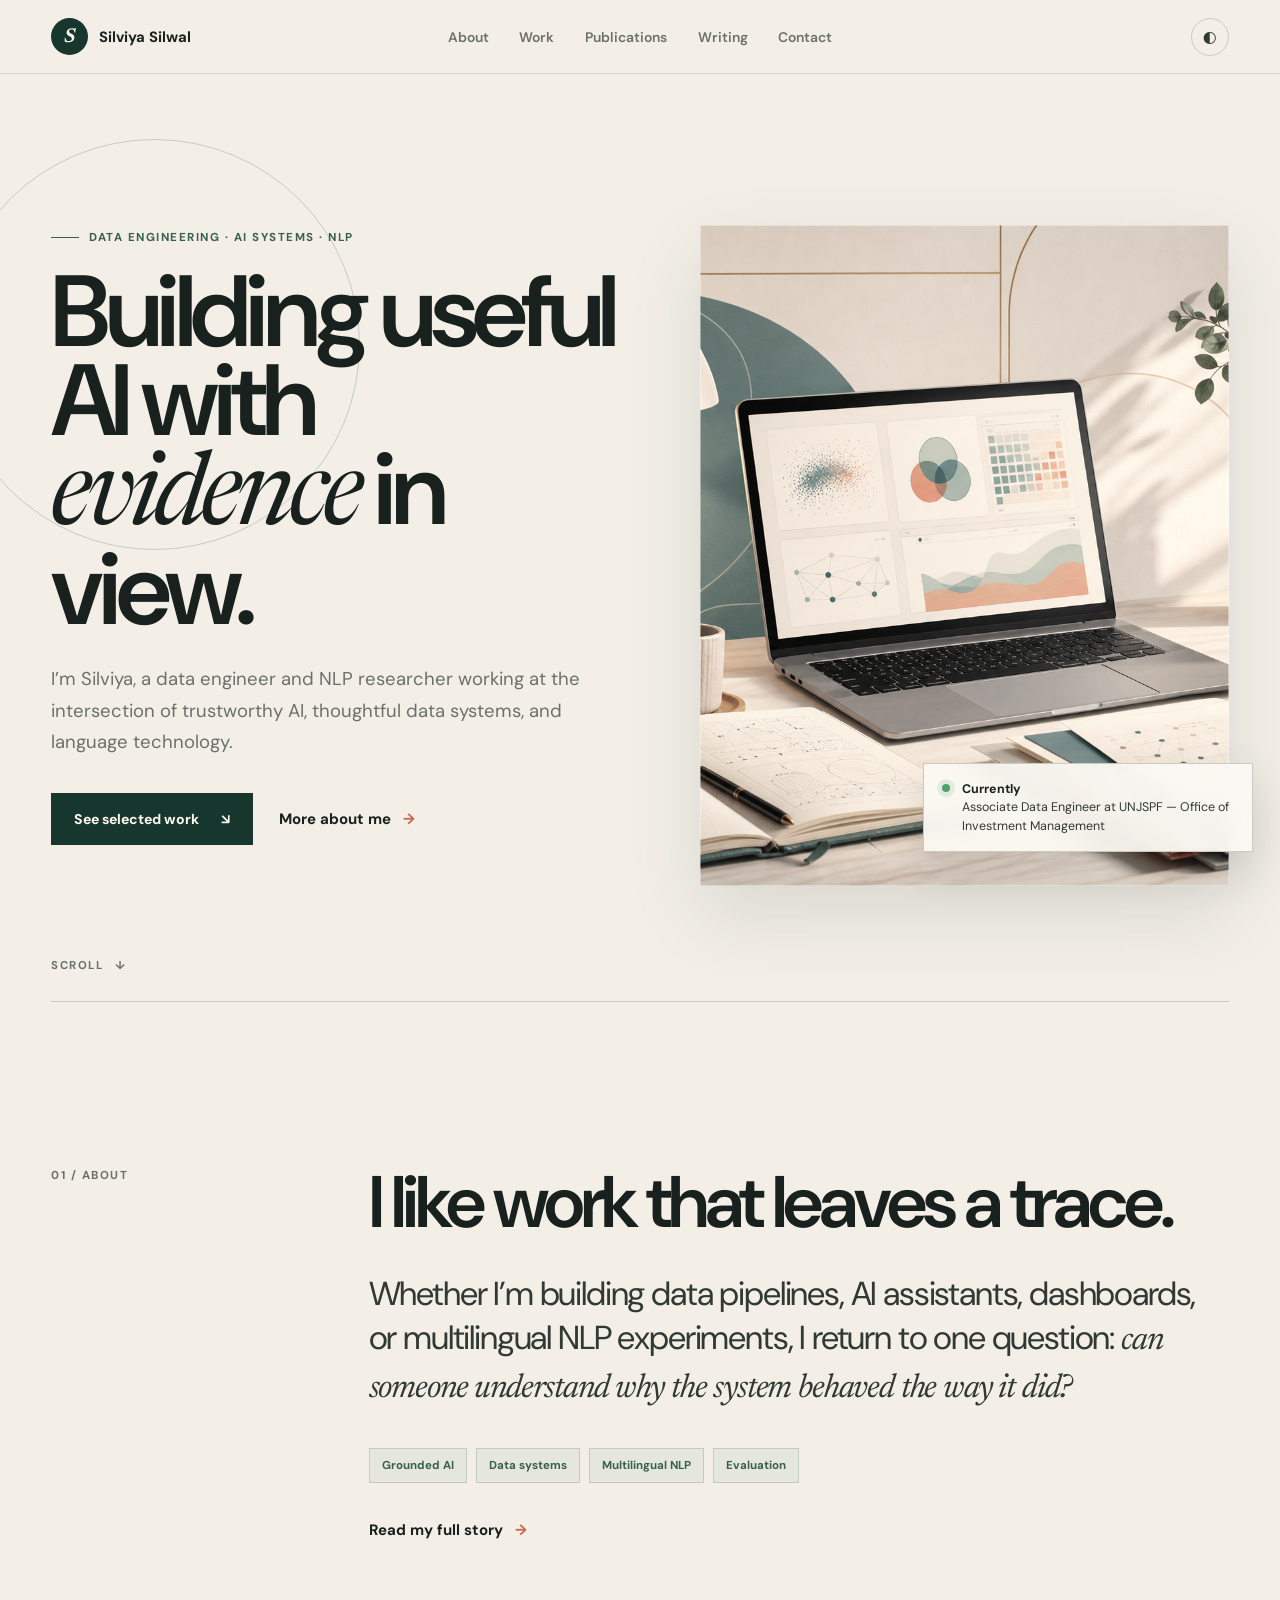
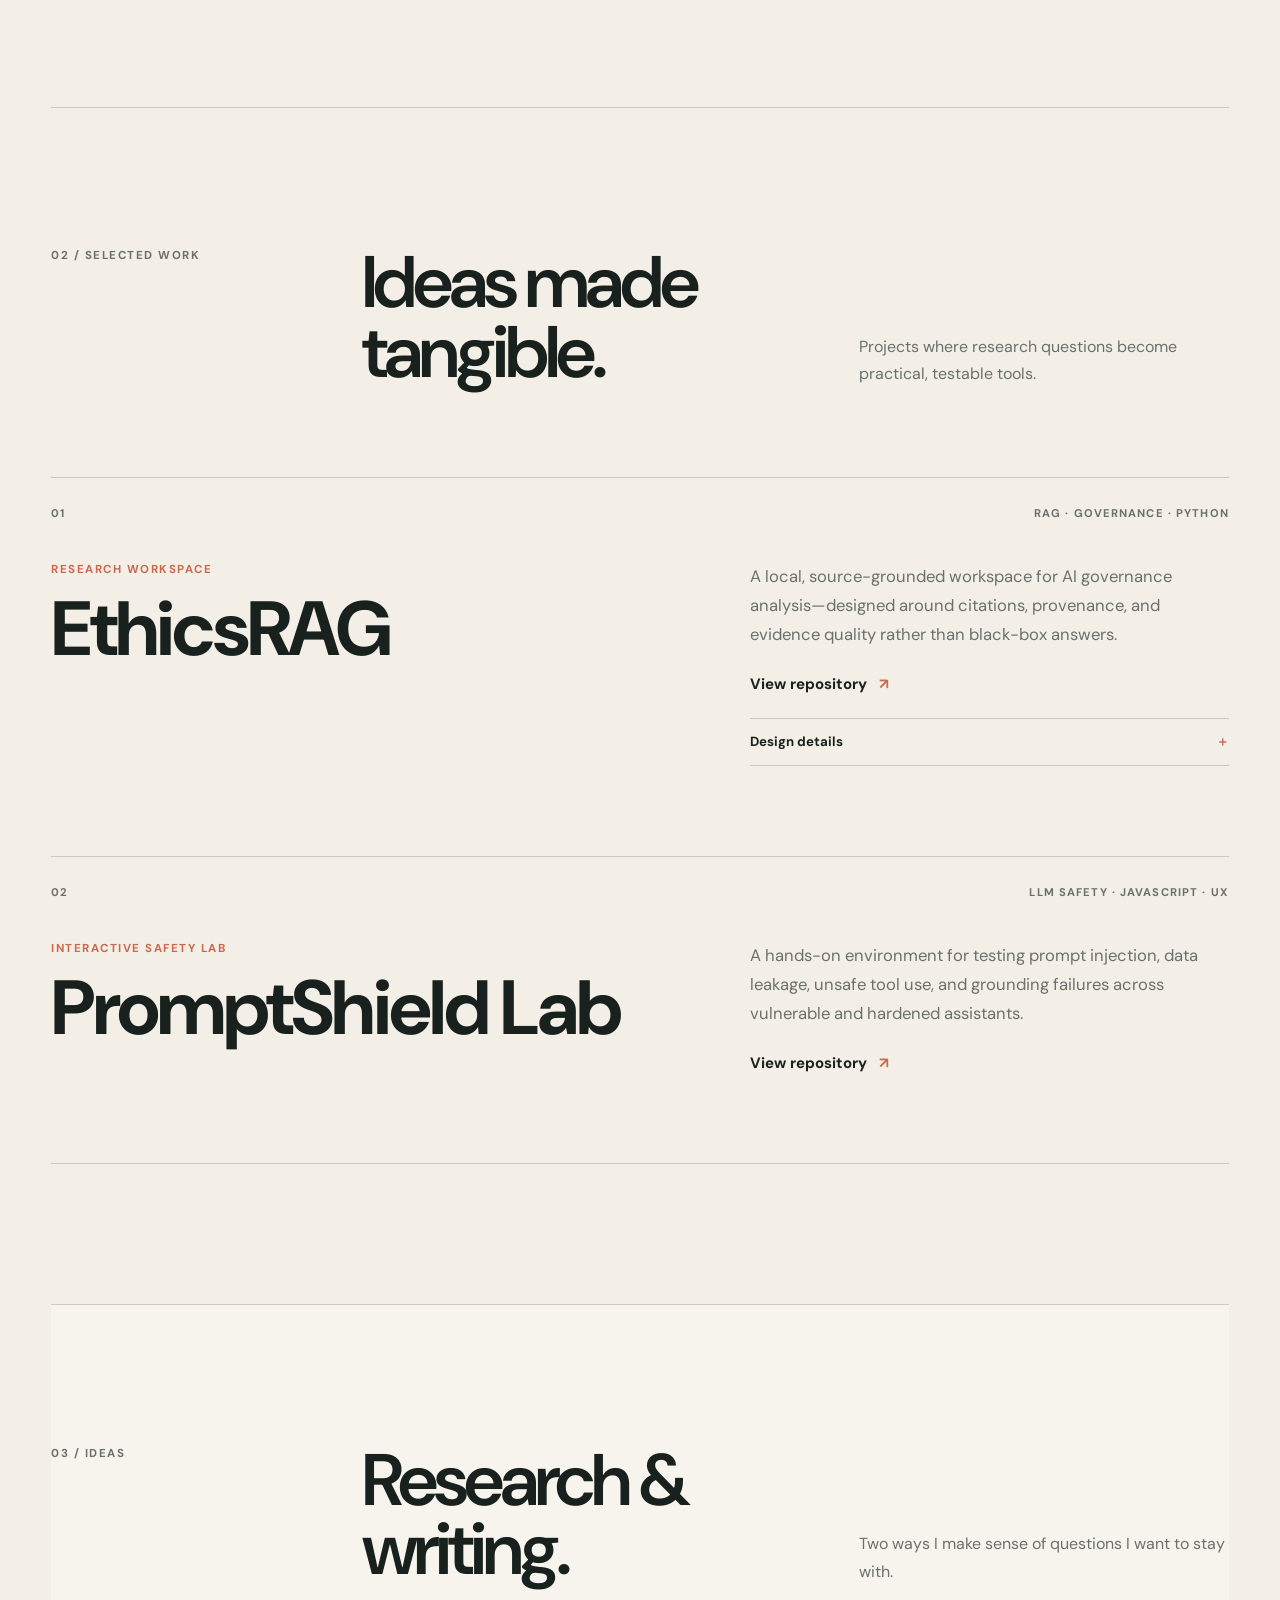
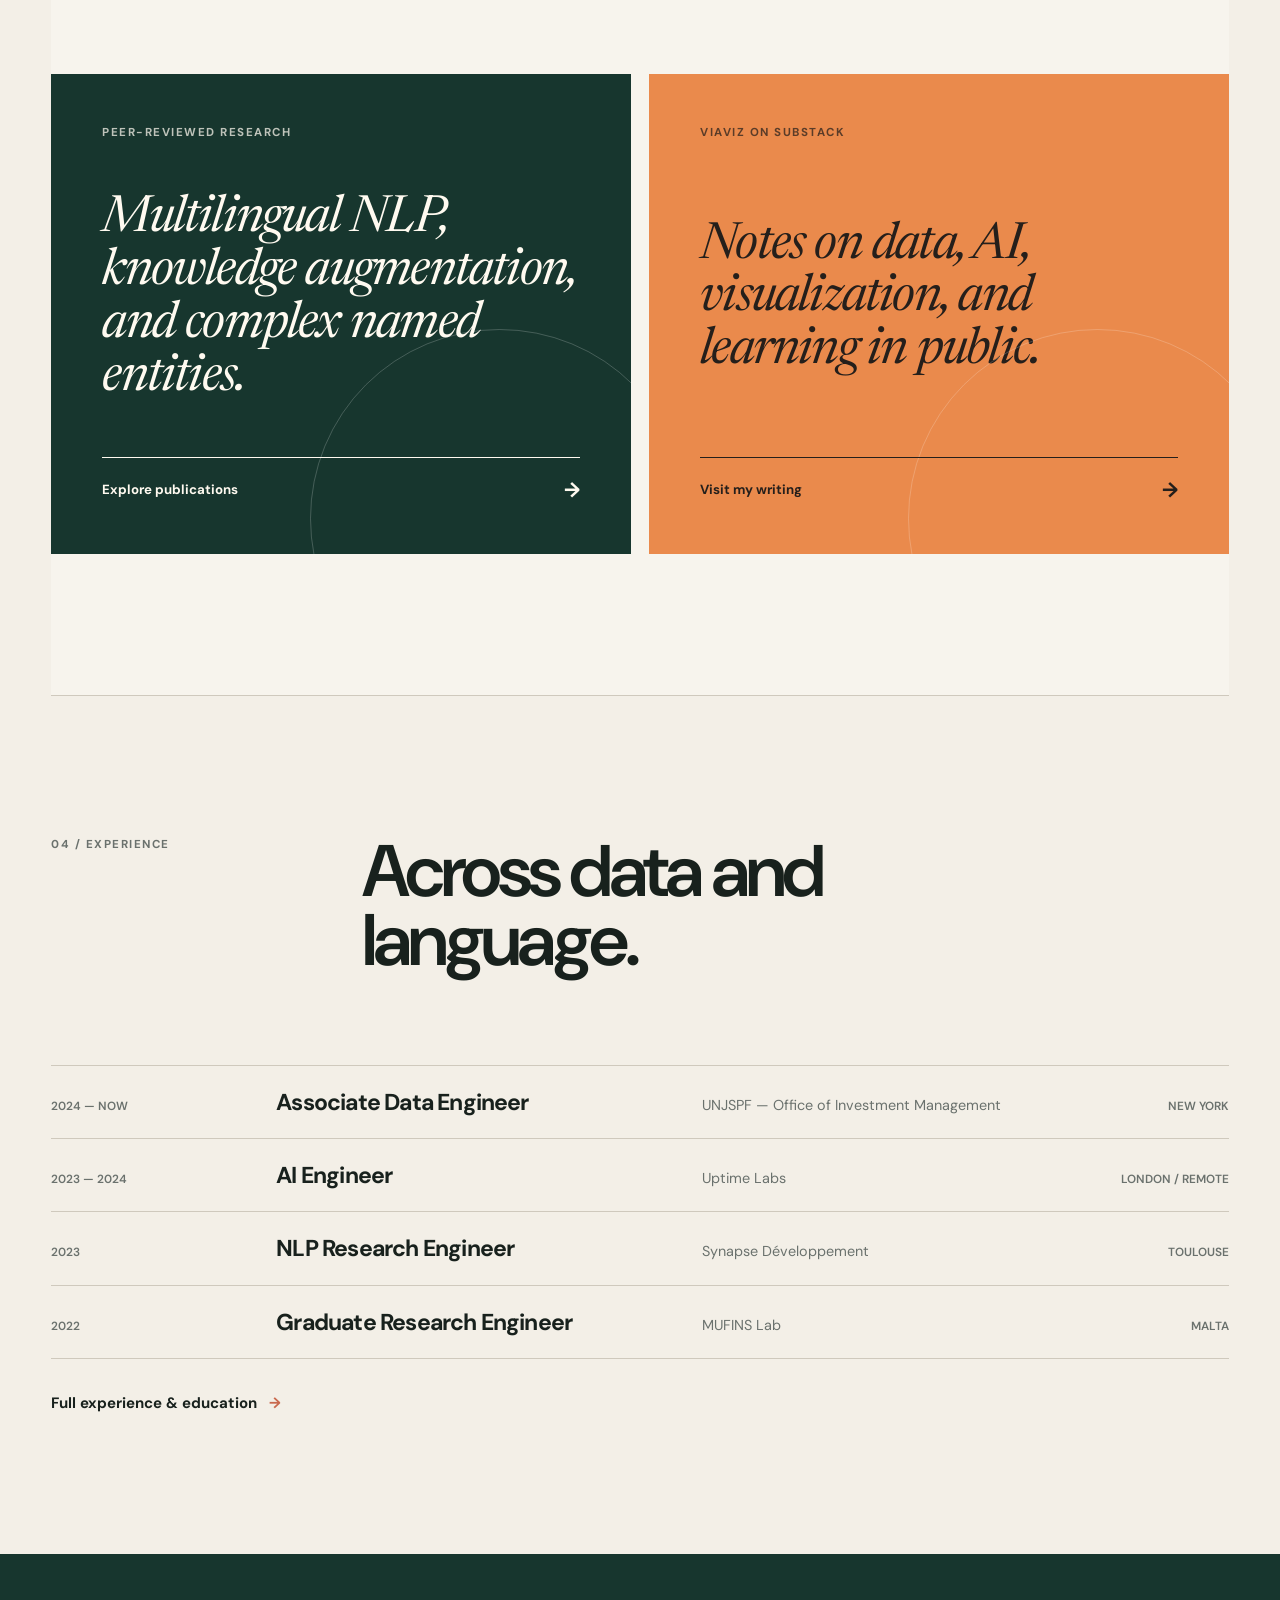
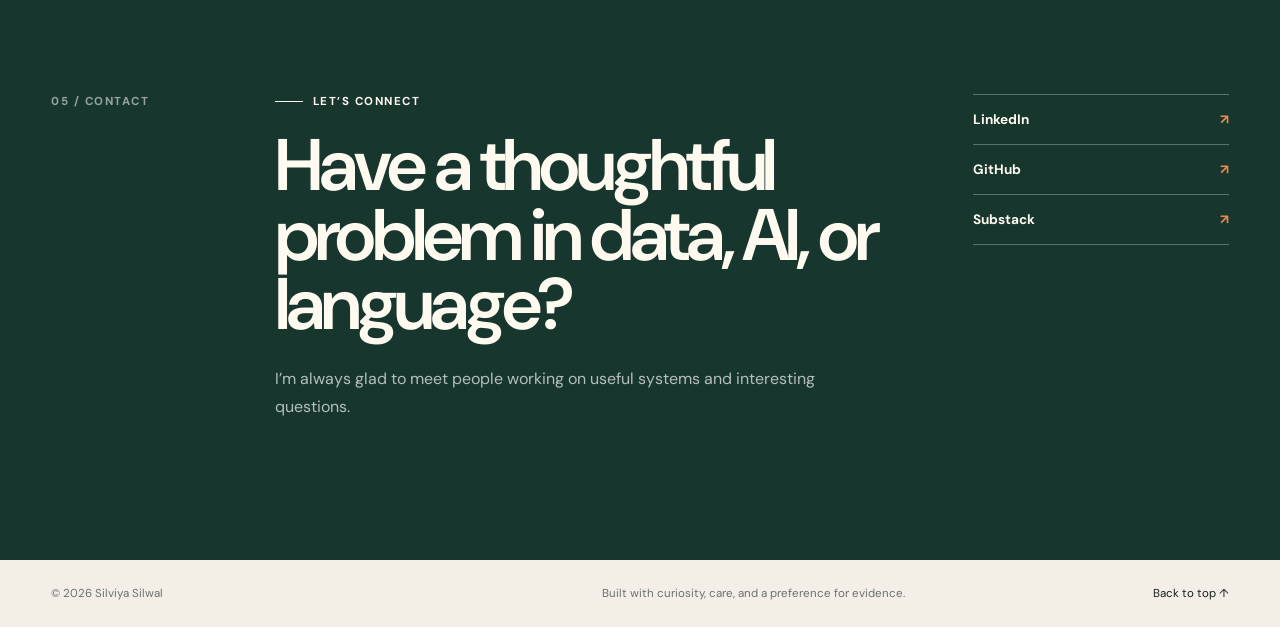
<file: index.html>
<!doctype html>
<html lang="en">
  <head>
    <meta charset="utf-8">
    <meta name="viewport" content="width=device-width, initial-scale=1">
    <meta name="theme-color" content="#f3efe7">
    <title>Silviya Silwal — Data, AI &amp; Language</title>
    <meta name="description" content="Silviya Silwal is a data engineer and NLP researcher building useful, traceable AI systems.">
    <link rel="stylesheet" href="styles.css">
  </head>
  <body>
    <a class="skip-link" href="#main">Skip to content</a>
    <div class="reading-progress" aria-hidden="true"><span></span></div>

    <header class="site-header">
      <a class="brand" href="index.html" aria-label="Silviya Silwal, home">
        <span class="brand-mark" aria-hidden="true">S</span>
        <span class="brand-name">Silviya Silwal</span>
      </a>

      <button class="nav-toggle" type="button" aria-expanded="false" aria-controls="primary-nav">
        <span></span><span></span><span></span><span class="sr-only">Open menu</span>
      </button>

      <nav id="primary-nav" class="nav-links" aria-label="Primary navigation">
        <a href="about.html">About</a>
        <a href="#work">Work</a>
        <a href="publications.html">Publications</a>
        <a href="writing.html">Writing</a>
        <a href="#contact">Contact</a>
      </nav>

      <button class="theme-toggle" type="button" aria-label="Switch to dark theme">
        <span class="theme-icon" aria-hidden="true">◐</span>
      </button>
    </header>

    <main id="main">
      <section class="hero section-shell">
        <div class="hero-copy reveal">
          <p class="eyebrow"><span></span> Data engineering · AI systems · NLP</p>
          <h1>Building useful AI with <em>evidence</em> in view.</h1>
          <p class="lede">
            I’m Silviya, a data engineer and NLP researcher working at the intersection of
            trustworthy AI, thoughtful data systems, and language technology.
          </p>
          <div class="hero-actions">
            <a class="button button-primary magnetic" href="#work">See selected work <span aria-hidden="true">↘</span></a>
            <a class="text-link" href="about.html">More about me <span aria-hidden="true">→</span></a>
          </div>
        </div>

        <div class="hero-visual reveal" data-delay="1">
          <div class="hero-image-wrap">
            <img src="assets/portfolio-hero.png" alt="A warm research workspace with data visualizations, notes, and a laptop" width="1586" height="992">
          </div>
          <div class="hero-note">
            <span class="status-dot" aria-hidden="true"></span>
            <p><strong>Currently</strong> Associate Data Engineer at UNJSPF — Office of Investment Management</p>
          </div>
        </div>

        <a class="scroll-cue" href="#about-preview" aria-label="Scroll to introduction">
          <span>Scroll</span><span aria-hidden="true">↓</span>
        </a>
      </section>

      <section id="about-preview" class="manifesto section-shell reveal">
        <p class="section-number">01 / About</p>
        <div class="manifesto-copy">
          <h2>I like work that leaves a trace.</h2>
          <p class="large-copy">
            Whether I’m building data pipelines, AI assistants, dashboards, or multilingual NLP
            experiments, I return to one question: <em>can someone understand why the system behaved the way it did?</em>
          </p>
          <div class="interest-row" aria-label="Areas of interest">
            <span>Grounded AI</span><span>Data systems</span><span>Multilingual NLP</span><span>Evaluation</span>
          </div>
          <a class="text-link" href="about.html">Read my full story <span aria-hidden="true">→</span></a>
        </div>
      </section>

      <section id="work" class="work-section section-shell">
        <div class="section-intro reveal">
          <p class="section-number">02 / Selected work</p>
          <div>
            <h2>Ideas made tangible.</h2>
            <p>Projects where research questions become practical, testable tools.</p>
          </div>
        </div>

        <div class="project-list">
          <article class="project-card feature reveal">
            <div class="project-topline"><span>01</span><span>RAG · Governance · Python</span></div>
            <div class="project-body">
              <div>
                <p class="project-kicker">Research workspace</p>
                <h3>EthicsRAG</h3>
              </div>
              <div class="project-summary">
                <p>A local, source-grounded workspace for AI governance analysis—designed around citations, provenance, and evidence quality rather than black-box answers.</p>
                <a class="text-link project-repo-link" href="https://github.com/ssilwalcode/ethics-RAG-system" target="_blank" rel="noreferrer">View repository <span aria-hidden="true">↗</span></a>
                <button class="details-toggle" type="button" aria-expanded="false">
                  <span>Design details</span><span aria-hidden="true">＋</span>
                </button>
                <div class="project-details" hidden>
                  <ul>
                    <li>Document intake with approved-source registry, snapshots, and content hashes.</li>
                    <li>Hybrid retrieval with TF-IDF, optional embeddings, and rank fusion.</li>
                    <li>Evidence audits for citation coverage, source diversity, and source risk.</li>
                  </ul>
                </div>
              </div>
            </div>
          </article>

          <article class="project-card reveal">
            <div class="project-topline"><span>02</span><span>LLM safety · JavaScript · UX</span></div>
            <div class="project-body">
              <div>
                <p class="project-kicker">Interactive safety lab</p>
                <h3>PromptShield Lab</h3>
              </div>
              <div class="project-summary">
                <p>A hands-on environment for testing prompt injection, data leakage, unsafe tool use, and grounding failures across vulnerable and hardened assistants.</p>
                <a class="text-link" href="https://github.com/ssilwalcode/PromptShield-Lab" target="_blank" rel="noreferrer">View repository <span aria-hidden="true">↗</span></a>
              </div>
            </div>
          </article>

        </div>
      </section>

      <section class="ideas-section section-shell">
        <div class="section-intro reveal">
          <p class="section-number">03 / Ideas</p>
          <div>
            <h2>Research &amp; writing.</h2>
            <p>Two ways I make sense of questions I want to stay with.</p>
          </div>
        </div>

        <div class="idea-grid">
          <a class="idea-card publication-card reveal" href="publications.html">
            <span class="idea-label">Peer-reviewed research</span>
            <h3>Multilingual NLP, knowledge augmentation, and complex named entities.</h3>
            <span class="idea-cta">Explore publications <b aria-hidden="true">→</b></span>
          </a>
          <a class="idea-card writing-card reveal" data-delay="1" href="writing.html">
            <span class="idea-label">ViaViz on Substack</span>
            <h3>Notes on data, AI, visualization, and learning in public.</h3>
            <span class="idea-cta">Visit my writing <b aria-hidden="true">→</b></span>
          </a>
        </div>
      </section>

      <section id="experience" class="experience-section section-shell">
        <div class="section-intro reveal">
          <p class="section-number">04 / Experience</p>
          <div>
            <h2>Across data and language.</h2>
          </div>
        </div>
        <div class="experience-list">
          <article class="experience-row reveal">
            <p>2024 — Now</p><h3>Associate Data Engineer</h3><p>UNJSPF — Office of Investment Management</p><span>New York</span>
          </article>
          <article class="experience-row reveal">
            <p>2023 — 2024</p><h3>AI Engineer</h3><p>Uptime Labs</p><span>London / Remote</span>
          </article>
          <article class="experience-row reveal">
            <p>2023</p><h3>NLP Research Engineer</h3><p>Synapse Développement</p><span>Toulouse</span>
          </article>
          <article class="experience-row reveal">
            <p>2022</p><h3>Graduate Research Engineer</h3><p>MUFINS Lab</p><span>Malta</span>
          </article>
        </div>
        <a class="text-link experience-link" href="about.html#experience">Full experience &amp; education <span aria-hidden="true">→</span></a>
      </section>

      <section id="contact" class="contact-section section-shell reveal">
        <p class="section-number">05 / Contact</p>
        <div class="contact-copy">
          <p class="eyebrow"><span></span> Let’s connect</p>
          <h2>Have a thoughtful problem in data, AI, or language?</h2>
          <p>I’m always glad to meet people working on useful systems and interesting questions.</p>
        </div>
        <div class="contact-links">
          <a href="https://www.linkedin.com/in/ssilwal16/" target="_blank" rel="noreferrer">LinkedIn <span>↗</span></a>
          <a href="https://github.com/ssilwalcode" target="_blank" rel="noreferrer">GitHub <span>↗</span></a>
          <a href="https://viaviz.substack.com/?utm_campaign=profile_chips" target="_blank" rel="noreferrer">Substack <span>↗</span></a>
        </div>
      </section>
    </main>

    <footer class="site-footer section-shell">
      <p>© <span id="year"></span> Silviya Silwal</p>
      <p>Built with curiosity, care, and a preference for evidence.</p>
      <a href="#main">Back to top ↑</a>
    </footer>

    <script src="app.js"></script>
  </body>
</html>
</file>
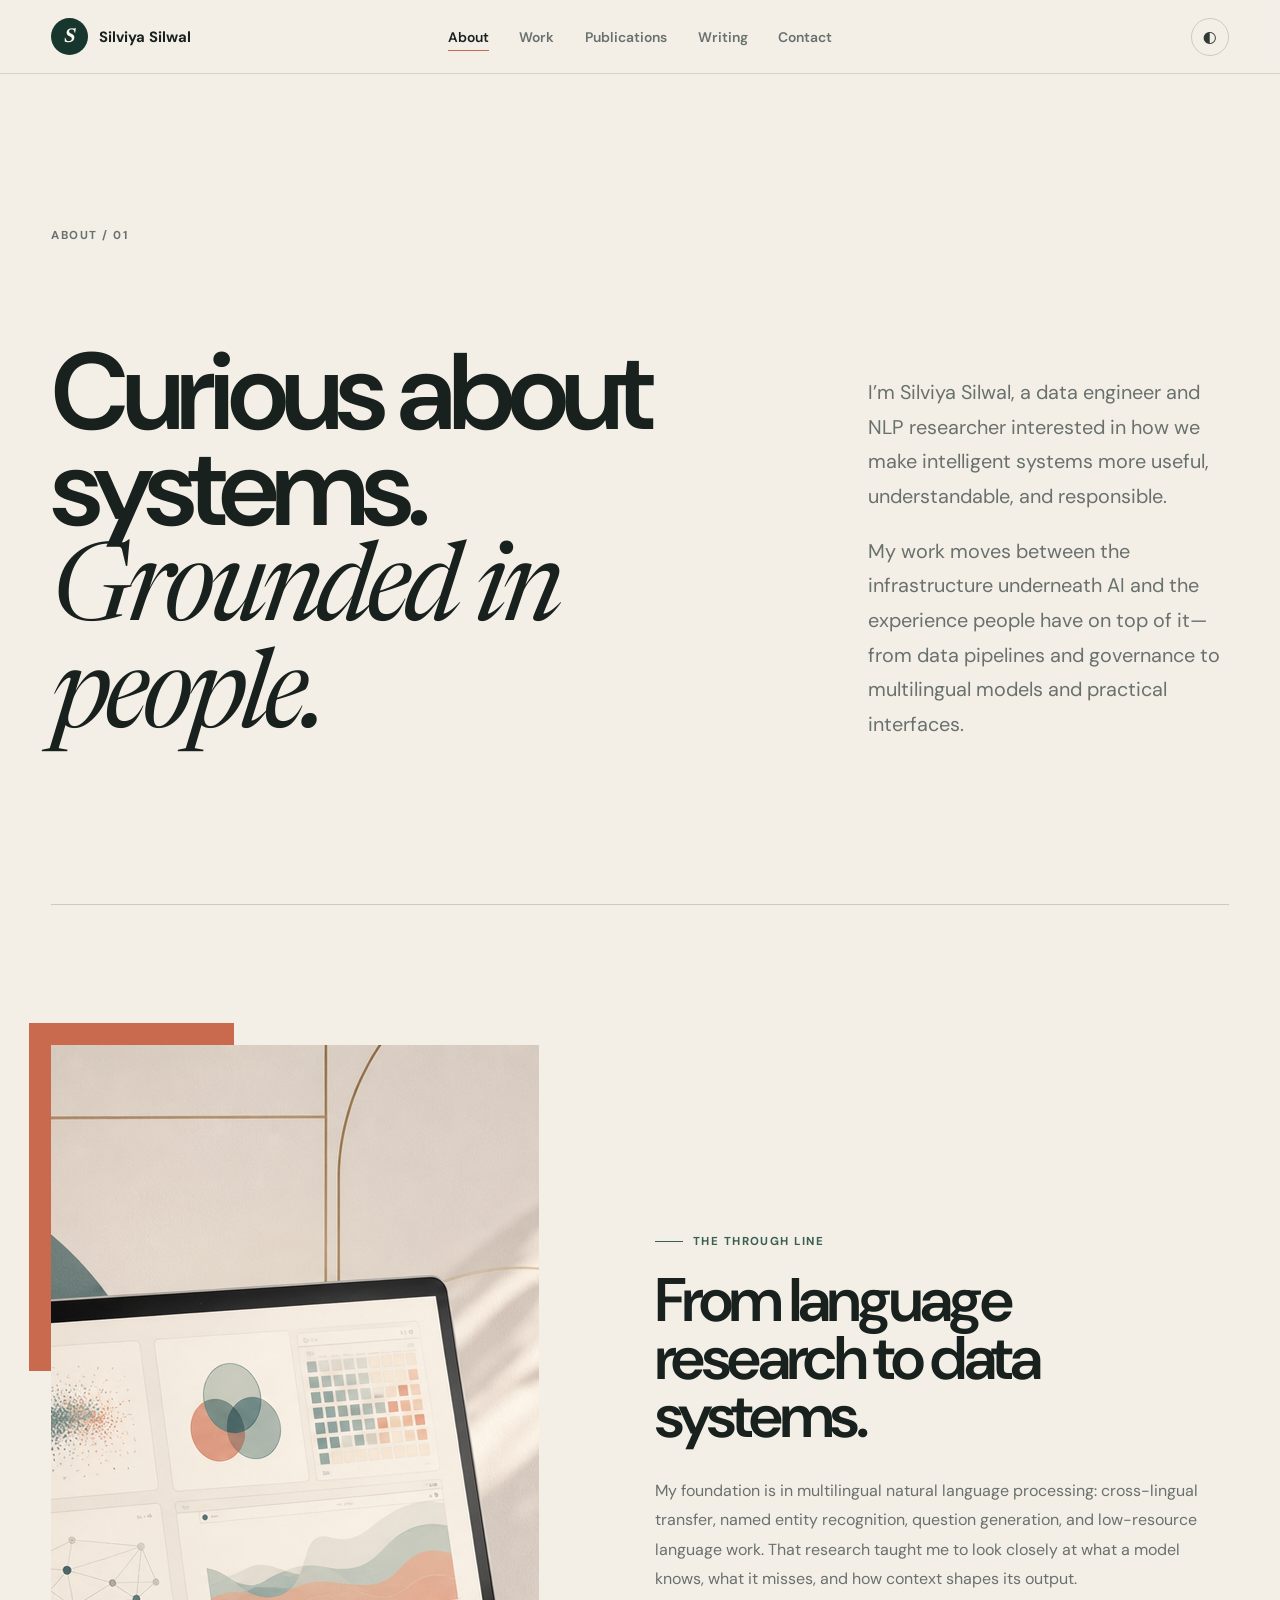
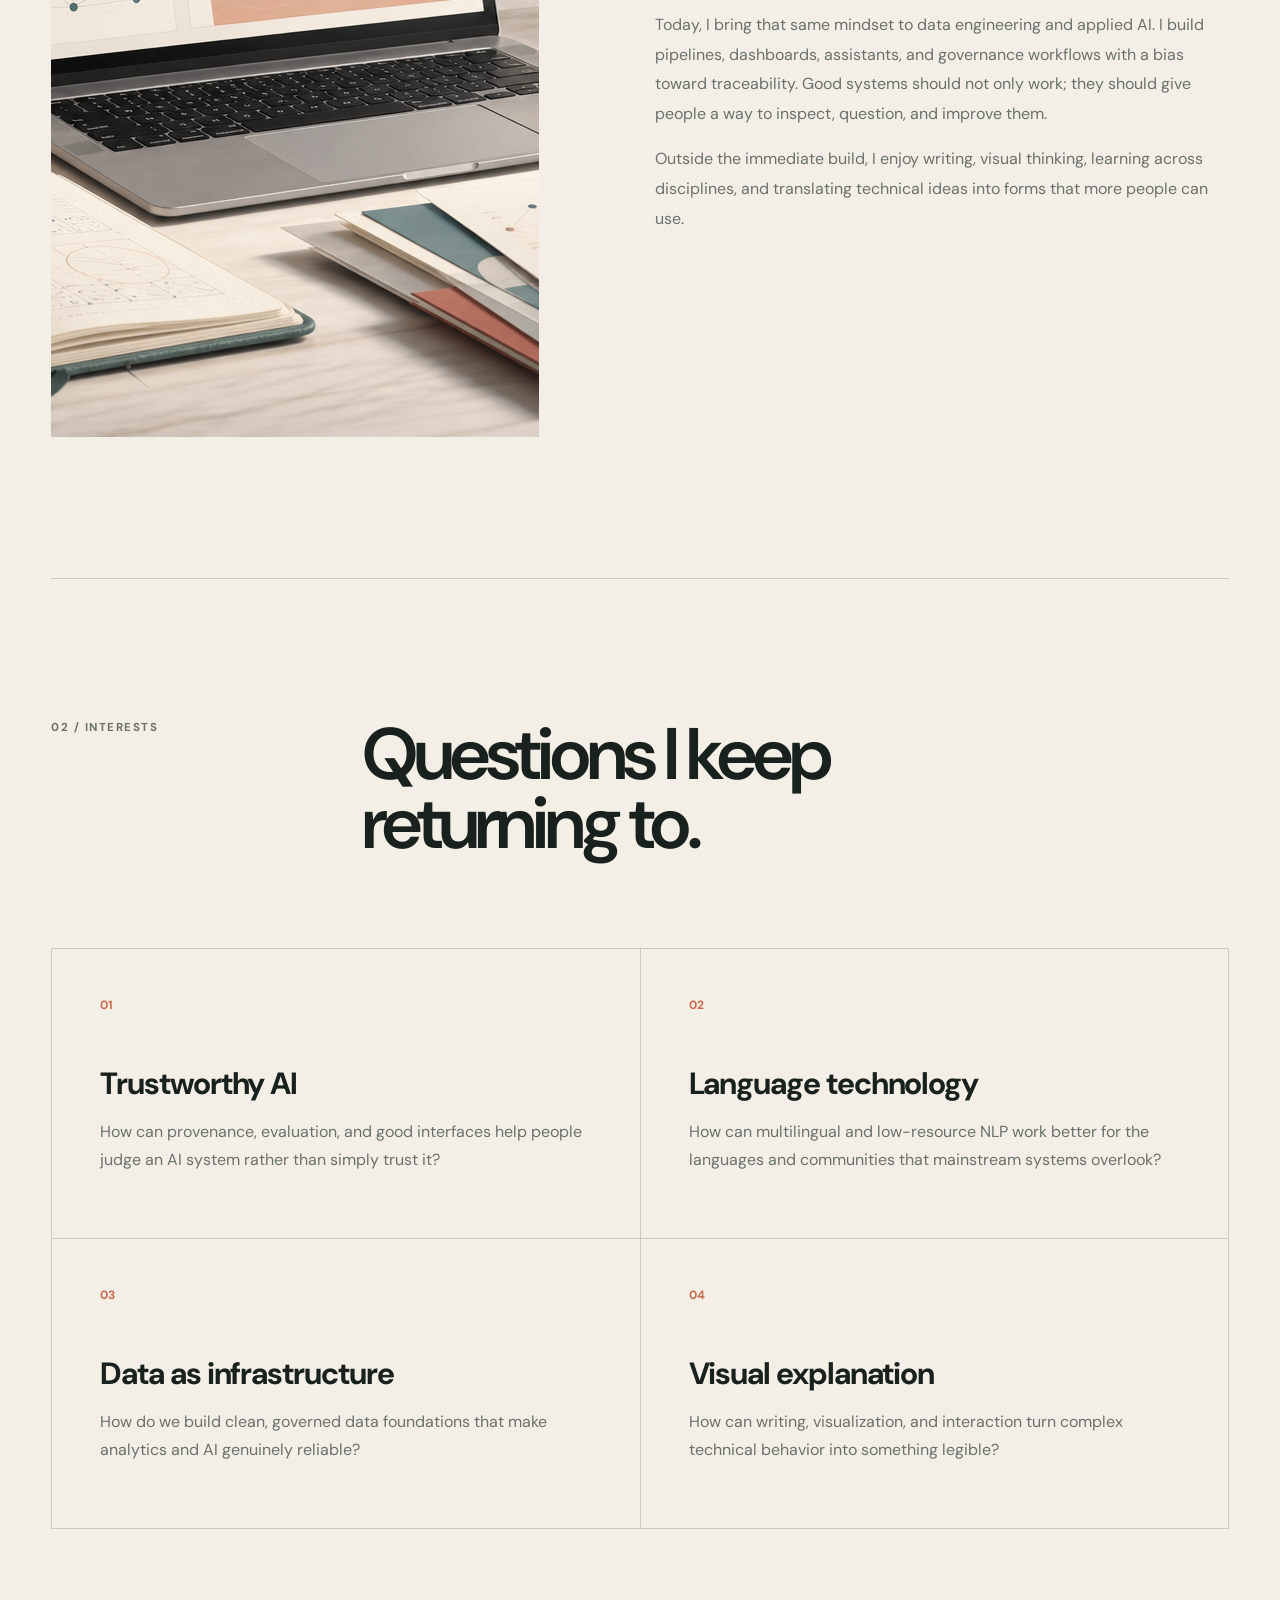
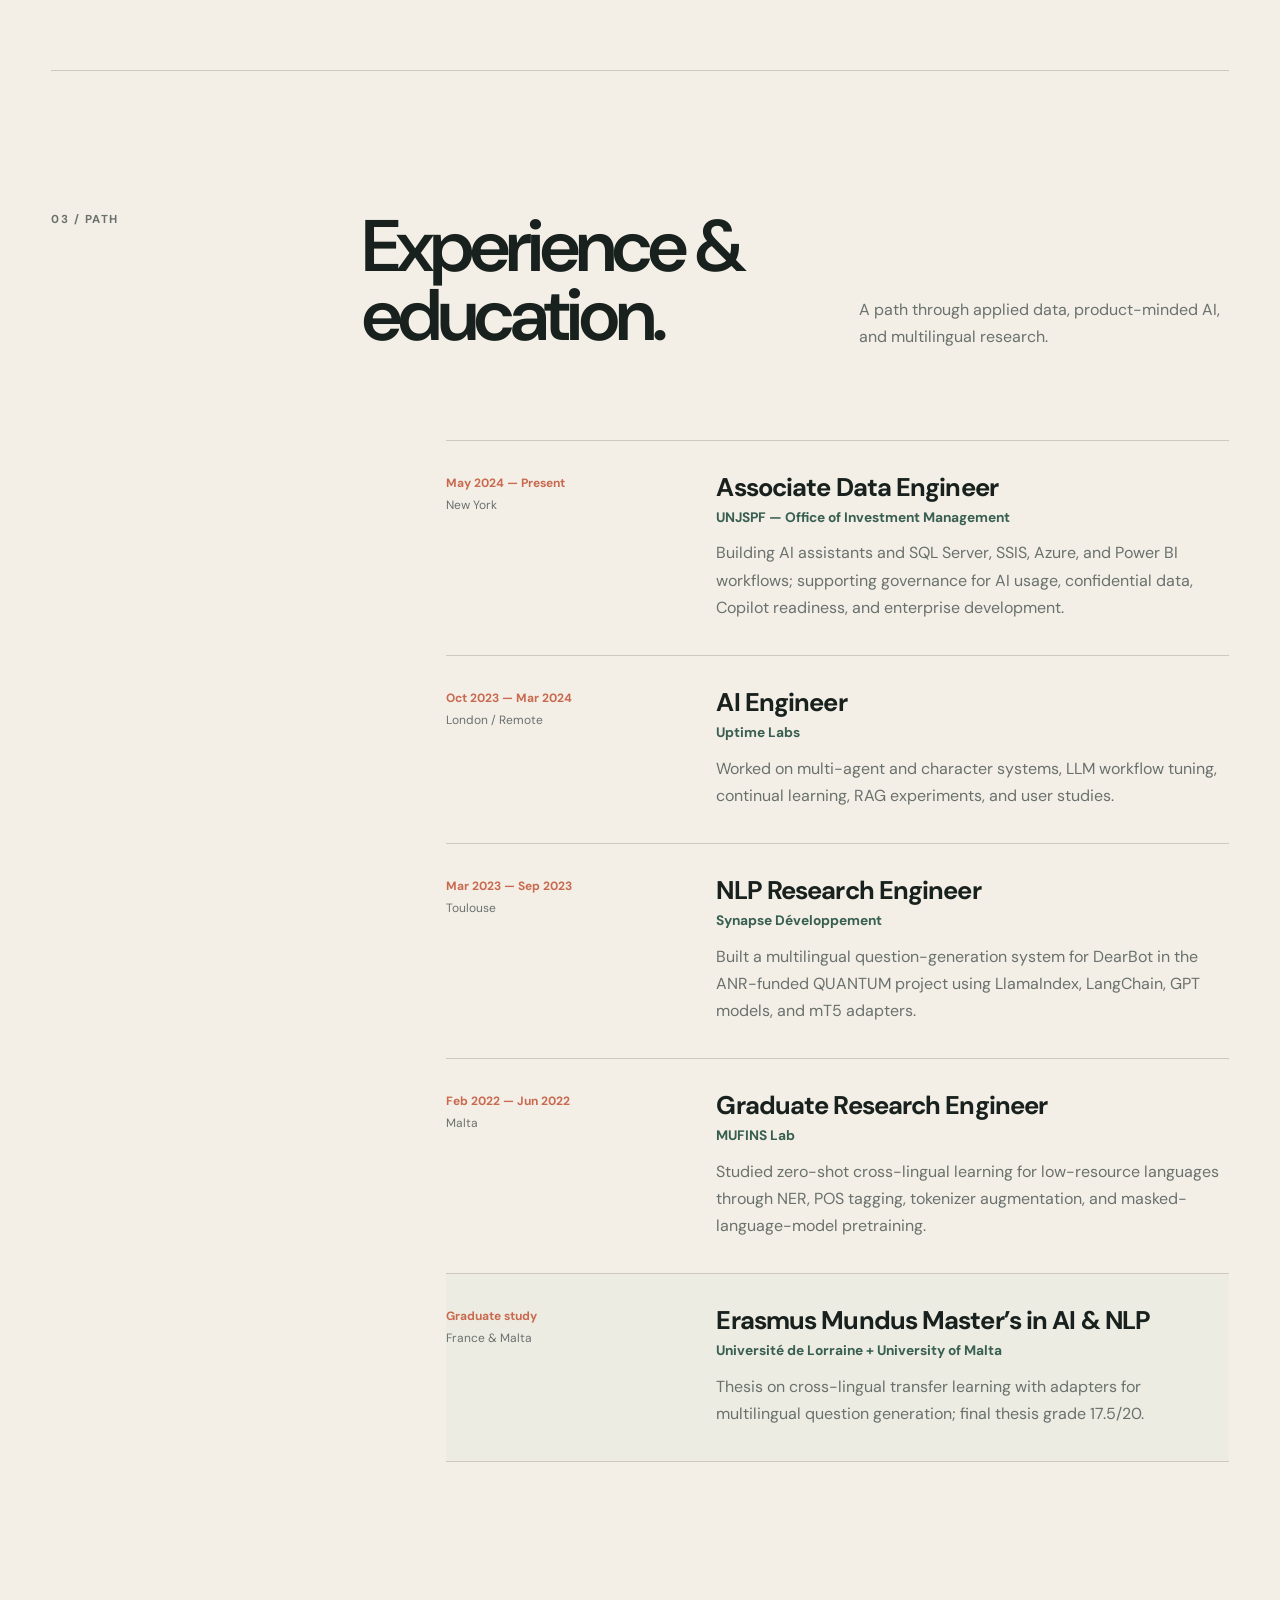
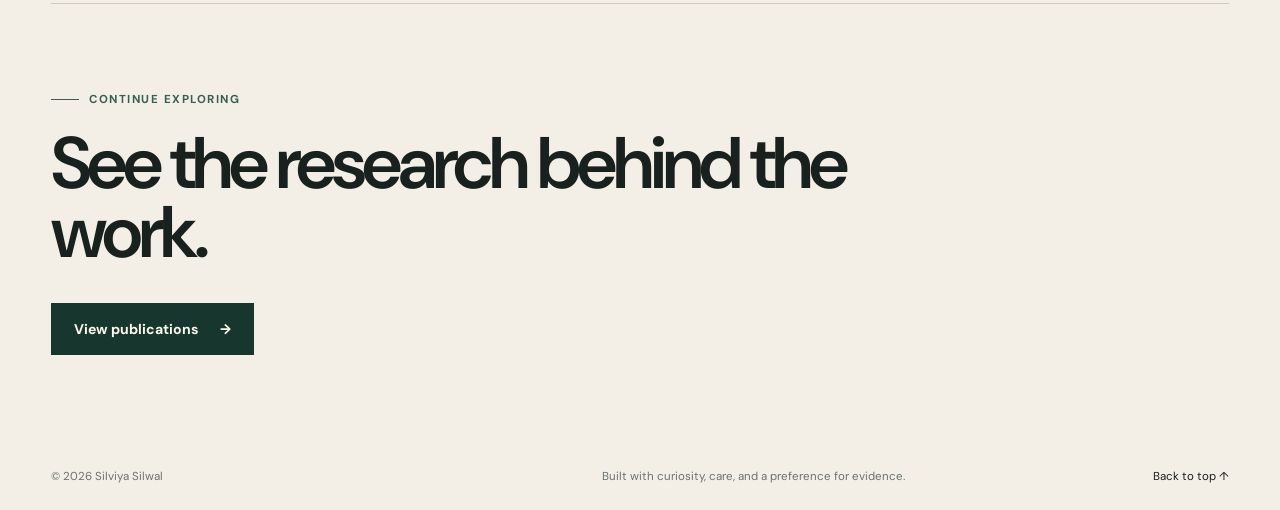
<file: about.html>
<!doctype html>
<html lang="en">
  <head>
    <meta charset="utf-8">
    <meta name="viewport" content="width=device-width, initial-scale=1">
    <meta name="theme-color" content="#f3efe7">
    <title>About — Silviya Silwal</title>
    <meta name="description" content="About Silviya Silwal: data engineer, NLP researcher, and builder of trustworthy AI systems.">
    <link rel="stylesheet" href="styles.css">
  </head>
  <body>
    <a class="skip-link" href="#main">Skip to content</a>
    <div class="reading-progress" aria-hidden="true"><span></span></div>
    <header class="site-header">
      <a class="brand" href="index.html" aria-label="Silviya Silwal, home"><span class="brand-mark" aria-hidden="true">S</span><span class="brand-name">Silviya Silwal</span></a>
      <button class="nav-toggle" type="button" aria-expanded="false" aria-controls="primary-nav"><span></span><span></span><span></span><span class="sr-only">Open menu</span></button>
      <nav id="primary-nav" class="nav-links" aria-label="Primary navigation">
        <a class="active" aria-current="page" href="about.html">About</a><a href="index.html#work">Work</a><a href="publications.html">Publications</a><a href="writing.html">Writing</a><a href="index.html#contact">Contact</a>
      </nav>
      <button class="theme-toggle" type="button" aria-label="Switch to dark theme"><span class="theme-icon" aria-hidden="true">◐</span></button>
    </header>

    <main id="main">
      <section class="page-hero section-shell reveal">
        <p class="section-number">About / 01</p>
        <div class="page-hero-grid">
          <h1>Curious about systems.<br><em>Grounded in people.</em></h1>
          <div class="page-lede">
            <p>I’m Silviya Silwal, a data engineer and NLP researcher interested in how we make intelligent systems more useful, understandable, and responsible.</p>
            <p>My work moves between the infrastructure underneath AI and the experience people have on top of it—from data pipelines and governance to multilingual models and practical interfaces.</p>
          </div>
        </div>
      </section>

      <section class="about-story section-shell reveal">
        <div class="about-image"><img src="assets/portfolio-hero.png" alt="Research workspace with data visualizations and notes" width="1586" height="992"></div>
        <div class="about-copy prose">
          <p class="eyebrow"><span></span> The through line</p>
          <h2>From language research to data systems.</h2>
          <p>My foundation is in multilingual natural language processing: cross-lingual transfer, named entity recognition, question generation, and low-resource language work. That research taught me to look closely at what a model knows, what it misses, and how context shapes its output.</p>
          <p>Today, I bring that same mindset to data engineering and applied AI. I build pipelines, dashboards, assistants, and governance workflows with a bias toward traceability. Good systems should not only work; they should give people a way to inspect, question, and improve them.</p>
          <p>Outside the immediate build, I enjoy writing, visual thinking, learning across disciplines, and translating technical ideas into forms that more people can use.</p>
        </div>
      </section>

      <section class="interests-section section-shell">
        <div class="section-intro reveal"><p class="section-number">02 / Interests</p><div><h2>Questions I keep returning to.</h2></div></div>
        <div class="interest-grid">
          <article class="interest-card reveal"><span>01</span><h3>Trustworthy AI</h3><p>How can provenance, evaluation, and good interfaces help people judge an AI system rather than simply trust it?</p></article>
          <article class="interest-card reveal" data-delay="1"><span>02</span><h3>Language technology</h3><p>How can multilingual and low-resource NLP work better for the languages and communities that mainstream systems overlook?</p></article>
          <article class="interest-card reveal" data-delay="2"><span>03</span><h3>Data as infrastructure</h3><p>How do we build clean, governed data foundations that make analytics and AI genuinely reliable?</p></article>
          <article class="interest-card reveal"><span>04</span><h3>Visual explanation</h3><p>How can writing, visualization, and interaction turn complex technical behavior into something legible?</p></article>
        </div>
      </section>

      <section id="experience" class="timeline-section section-shell">
        <div class="section-intro reveal"><p class="section-number">03 / Path</p><div><h2>Experience &amp; education.</h2><p>A path through applied data, product-minded AI, and multilingual research.</p></div></div>
        <div class="full-timeline">
          <article class="timeline-entry reveal"><div><time>May 2024 — Present</time><span>New York</span></div><div><h3>Associate Data Engineer</h3><p class="organization">UNJSPF — Office of Investment Management</p><p>Building AI assistants and SQL Server, SSIS, Azure, and Power BI workflows; supporting governance for AI usage, confidential data, Copilot readiness, and enterprise development.</p></div></article>
          <article class="timeline-entry reveal"><div><time>Oct 2023 — Mar 2024</time><span>London / Remote</span></div><div><h3>AI Engineer</h3><p class="organization">Uptime Labs</p><p>Worked on multi-agent and character systems, LLM workflow tuning, continual learning, RAG experiments, and user studies.</p></div></article>
          <article class="timeline-entry reveal"><div><time>Mar 2023 — Sep 2023</time><span>Toulouse</span></div><div><h3>NLP Research Engineer</h3><p class="organization">Synapse Développement</p><p>Built a multilingual question-generation system for DearBot in the ANR-funded QUANTUM project using LlamaIndex, LangChain, GPT models, and mT5 adapters.</p></div></article>
          <article class="timeline-entry reveal"><div><time>Feb 2022 — Jun 2022</time><span>Malta</span></div><div><h3>Graduate Research Engineer</h3><p class="organization">MUFINS Lab</p><p>Studied zero-shot cross-lingual learning for low-resource languages through NER, POS tagging, tokenizer augmentation, and masked-language-model pretraining.</p></div></article>
          <article class="timeline-entry education reveal"><div><time>Graduate study</time><span>France &amp; Malta</span></div><div><h3>Erasmus Mundus Master’s in AI &amp; NLP</h3><p class="organization">Université de Lorraine + University of Malta</p><p>Thesis on cross-lingual transfer learning with adapters for multilingual question generation; final thesis grade 17.5/20.</p></div></article>
        </div>
      </section>

      <section class="page-next section-shell reveal"><p class="eyebrow"><span></span> Continue exploring</p><h2>See the research behind the work.</h2><a class="button button-primary" href="publications.html">View publications <span aria-hidden="true">→</span></a></section>
    </main>
    <footer class="site-footer section-shell"><p>© <span id="year"></span> Silviya Silwal</p><p>Built with curiosity, care, and a preference for evidence.</p><a href="#main">Back to top ↑</a></footer>
    <script src="app.js"></script>
  </body>
</html>
</file>
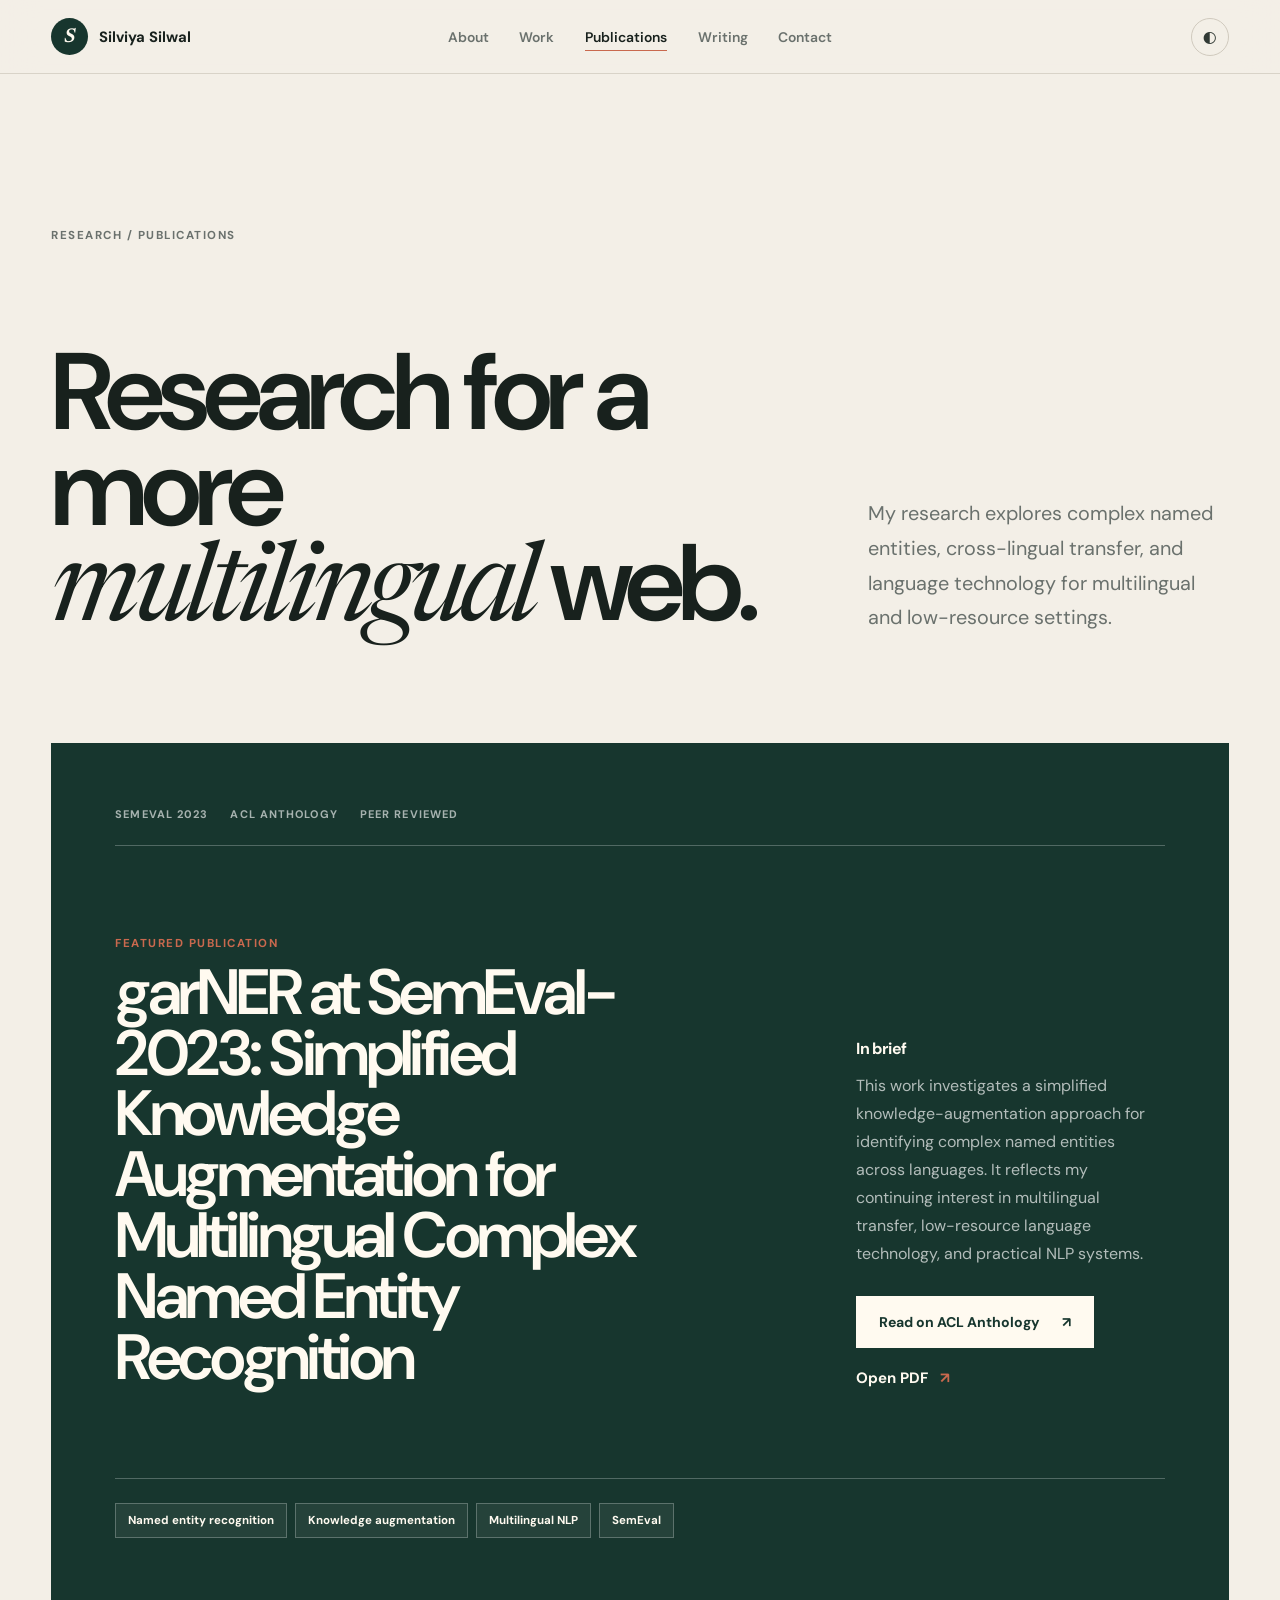
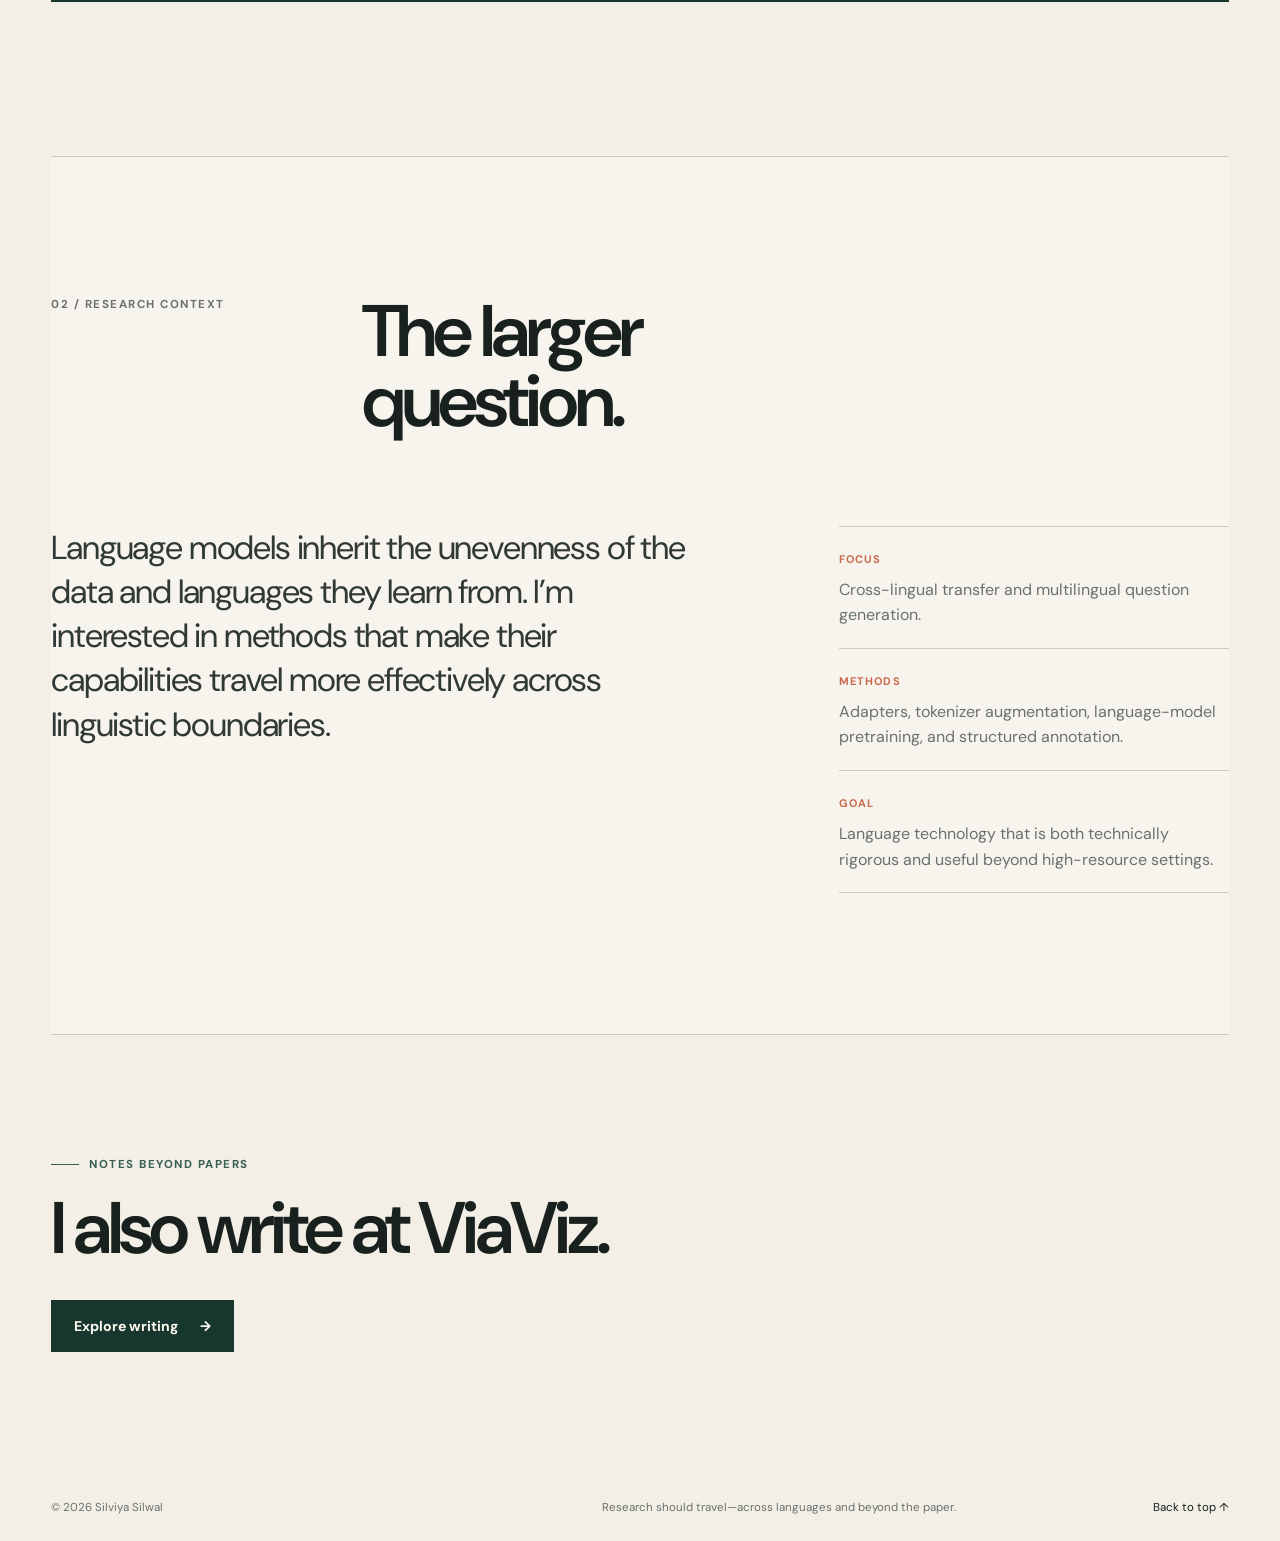
<file: publications.html>
<!doctype html>
<html lang="en">
  <head>
    <meta charset="utf-8"><meta name="viewport" content="width=device-width, initial-scale=1"><meta name="theme-color" content="#f3efe7">
    <title>Publications — Silviya Silwal</title>
    <meta name="description" content="Research publications by Silviya Silwal in multilingual natural language processing and named entity recognition.">
    <link rel="stylesheet" href="styles.css">
  </head>
  <body>
    <a class="skip-link" href="#main">Skip to content</a><div class="reading-progress" aria-hidden="true"><span></span></div>
    <header class="site-header">
      <a class="brand" href="index.html" aria-label="Silviya Silwal, home"><span class="brand-mark" aria-hidden="true">S</span><span class="brand-name">Silviya Silwal</span></a>
      <button class="nav-toggle" type="button" aria-expanded="false" aria-controls="primary-nav"><span></span><span></span><span></span><span class="sr-only">Open menu</span></button>
      <nav id="primary-nav" class="nav-links" aria-label="Primary navigation"><a href="about.html">About</a><a href="index.html#work">Work</a><a class="active" aria-current="page" href="publications.html">Publications</a><a href="writing.html">Writing</a><a href="index.html#contact">Contact</a></nav>
      <button class="theme-toggle" type="button" aria-label="Switch to dark theme"><span class="theme-icon" aria-hidden="true">◐</span></button>
    </header>
    <main id="main">
      <section class="page-hero publication-hero section-shell reveal">
        <p class="section-number">Research / Publications</p>
        <div class="page-hero-grid"><h1>Research for a more <em>multilingual</em> web.</h1><div class="page-lede"><p>My research explores complex named entities, cross-lingual transfer, and language technology for multilingual and low-resource settings.</p></div></div>
      </section>

      <section class="publication-section section-shell">
        <article class="publication-feature reveal">
          <div class="publication-meta"><span>SemEval 2023</span><span>ACL Anthology</span><span>Peer reviewed</span></div>
          <div class="publication-content">
            <div><p class="project-kicker">Featured publication</p><h2>garNER at SemEval-2023: Simplified Knowledge Augmentation for Multilingual Complex Named Entity Recognition</h2></div>
            <div class="publication-abstract"><h3>In brief</h3><p>This work investigates a simplified knowledge-augmentation approach for identifying complex named entities across languages. It reflects my continuing interest in multilingual transfer, low-resource language technology, and practical NLP systems.</p><div class="publication-actions"><a class="button button-primary" href="https://aclanthology.org/2023.semeval-1.114/" target="_blank" rel="noreferrer">Read on ACL Anthology <span aria-hidden="true">↗</span></a><a class="text-link" href="https://aclanthology.org/2023.semeval-1.114.pdf" target="_blank" rel="noreferrer">Open PDF <span aria-hidden="true">↗</span></a></div></div>
          </div>
          <div class="topic-list"><span>Named entity recognition</span><span>Knowledge augmentation</span><span>Multilingual NLP</span><span>SemEval</span></div>
        </article>
      </section>

      <section class="research-context section-shell">
        <div class="section-intro reveal"><p class="section-number">02 / Research context</p><div><h2>The larger question.</h2></div></div>
        <div class="context-grid">
          <p class="large-copy reveal">Language models inherit the unevenness of the data and languages they learn from. I’m interested in methods that make their capabilities travel more effectively across linguistic boundaries.</p>
          <div class="context-notes reveal" data-delay="1"><article><span>Focus</span><p>Cross-lingual transfer and multilingual question generation.</p></article><article><span>Methods</span><p>Adapters, tokenizer augmentation, language-model pretraining, and structured annotation.</p></article><article><span>Goal</span><p>Language technology that is both technically rigorous and useful beyond high-resource settings.</p></article></div>
        </div>
      </section>

      <section class="page-next section-shell reveal"><p class="eyebrow"><span></span> Notes beyond papers</p><h2>I also write at ViaViz.</h2><a class="button button-primary" href="writing.html">Explore writing <span aria-hidden="true">→</span></a></section>
    </main>
    <footer class="site-footer section-shell"><p>© <span id="year"></span> Silviya Silwal</p><p>Research should travel—across languages and beyond the paper.</p><a href="#main">Back to top ↑</a></footer>
    <script src="app.js"></script>
  </body>
</html>
</file>
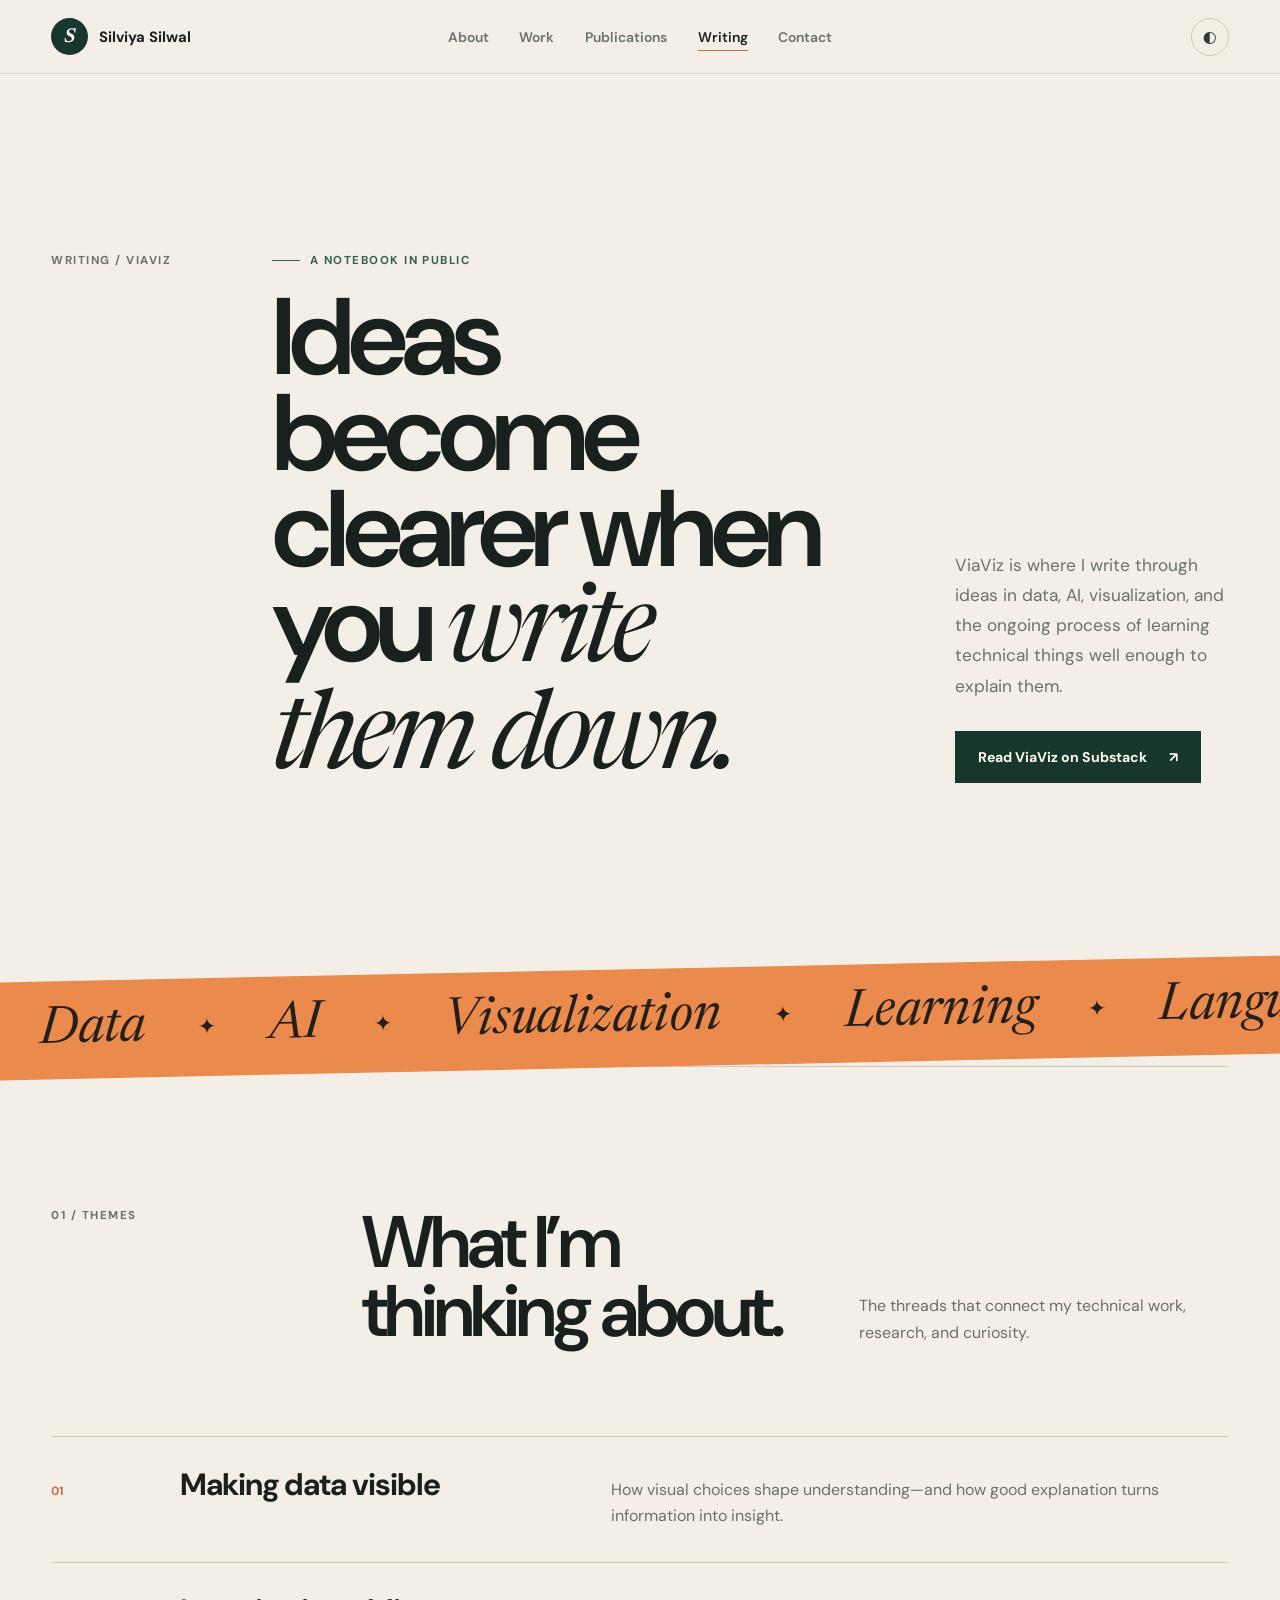
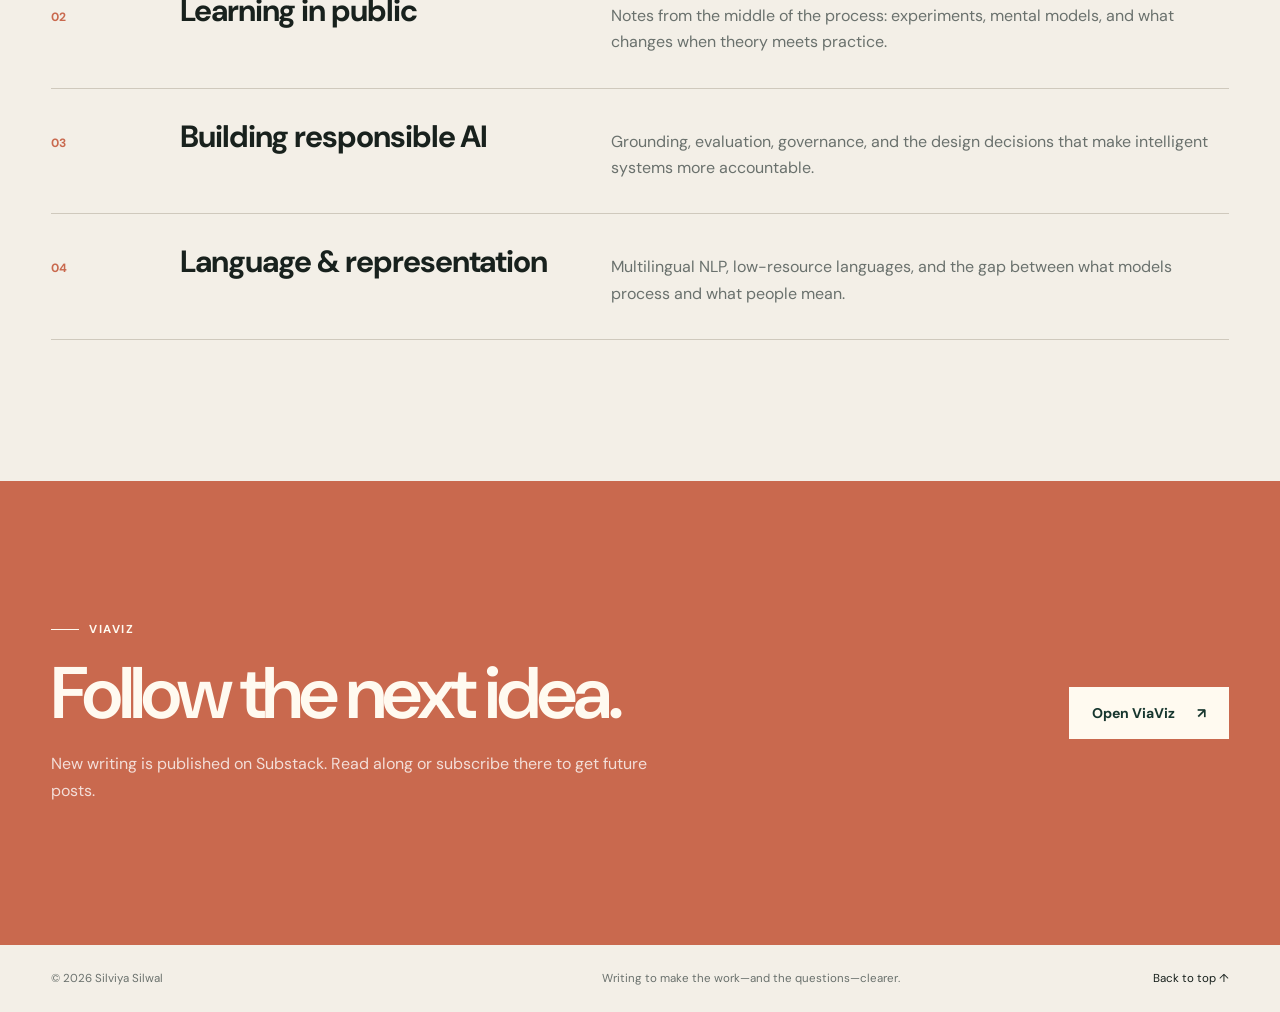
<file: writing.html>
<!doctype html>
<html lang="en">
  <head>
    <meta charset="utf-8"><meta name="viewport" content="width=device-width, initial-scale=1"><meta name="theme-color" content="#f3efe7">
    <title>Writing — Silviya Silwal</title>
    <meta name="description" content="ViaViz: writing by Silviya Silwal about data, AI, visualization, and learning.">
    <link rel="stylesheet" href="styles.css">
  </head>
  <body>
    <a class="skip-link" href="#main">Skip to content</a><div class="reading-progress" aria-hidden="true"><span></span></div>
    <header class="site-header">
      <a class="brand" href="index.html" aria-label="Silviya Silwal, home"><span class="brand-mark" aria-hidden="true">S</span><span class="brand-name">Silviya Silwal</span></a>
      <button class="nav-toggle" type="button" aria-expanded="false" aria-controls="primary-nav"><span></span><span></span><span></span><span class="sr-only">Open menu</span></button>
      <nav id="primary-nav" class="nav-links" aria-label="Primary navigation"><a href="about.html">About</a><a href="index.html#work">Work</a><a href="publications.html">Publications</a><a class="active" aria-current="page" href="writing.html">Writing</a><a href="index.html#contact">Contact</a></nav>
      <button class="theme-toggle" type="button" aria-label="Switch to dark theme"><span class="theme-icon" aria-hidden="true">◐</span></button>
    </header>
    <main id="main">
      <section class="writing-hero section-shell reveal">
        <p class="section-number">Writing / ViaViz</p>
        <div class="writing-title"><p class="eyebrow"><span></span> A notebook in public</p><h1>Ideas become clearer when you <em>write them down.</em></h1></div>
        <div class="writing-intro"><p>ViaViz is where I write through ideas in data, AI, visualization, and the ongoing process of learning technical things well enough to explain them.</p><a class="button button-primary" href="https://viaviz.substack.com/?utm_campaign=profile_chips" target="_blank" rel="noreferrer">Read ViaViz on Substack <span aria-hidden="true">↗</span></a></div>
      </section>

      <section class="writing-marquee" aria-label="Writing themes"><div><span>Data</span><i>✦</i><span>AI</span><i>✦</i><span>Visualization</span><i>✦</i><span>Learning</span><i>✦</i><span>Language</span><i>✦</i></div></section>

      <section class="writing-themes section-shell">
        <div class="section-intro reveal"><p class="section-number">01 / Themes</p><div><h2>What I’m thinking about.</h2><p>The threads that connect my technical work, research, and curiosity.</p></div></div>
        <div class="theme-list">
          <article class="theme-row reveal"><span>01</span><h3>Making data visible</h3><p>How visual choices shape understanding—and how good explanation turns information into insight.</p></article>
          <article class="theme-row reveal"><span>02</span><h3>Learning in public</h3><p>Notes from the middle of the process: experiments, mental models, and what changes when theory meets practice.</p></article>
          <article class="theme-row reveal"><span>03</span><h3>Building responsible AI</h3><p>Grounding, evaluation, governance, and the design decisions that make intelligent systems more accountable.</p></article>
          <article class="theme-row reveal"><span>04</span><h3>Language &amp; representation</h3><p>Multilingual NLP, low-resource languages, and the gap between what models process and what people mean.</p></article>
        </div>
      </section>

      <section class="subscribe-panel section-shell reveal">
        <div><p class="eyebrow"><span></span> ViaViz</p><h2>Follow the next idea.</h2><p>New writing is published on Substack. Read along or subscribe there to get future posts.</p></div>
        <a class="button button-light" href="https://viaviz.substack.com/?utm_campaign=profile_chips" target="_blank" rel="noreferrer">Open ViaViz <span aria-hidden="true">↗</span></a>
      </section>
    </main>
    <footer class="site-footer section-shell"><p>© <span id="year"></span> Silviya Silwal</p><p>Writing to make the work—and the questions—clearer.</p><a href="#main">Back to top ↑</a></footer>
    <script src="app.js"></script>
  </body>
</html>
</file>
<file: styles.css>
@import url("https://fonts.googleapis.com/css2?family=DM+Sans:wght@400;500;600;700&family=Newsreader:ital,opsz,wght@1,6..72,400;1,6..72,500&display=swap");

:root {
  color-scheme: light;
  --bg: #f3efe7;
  --paper: #fbf9f4;
  --ink: #18211d;
  --text: #303934;
  --muted: #6a716d;
  --line: #cfc9bd;
  --sage: #b8c8b7;
  --sage-deep: #385f50;
  --terracotta: #c9694e;
  --orange: #ea8a4c;
  --night: #17362e;
  --cream: #fffaf0;
  --shadow: 0 28px 70px rgba(30, 47, 40, 0.12);
  --radius: 2px;
  --shell: min(1320px, calc(100vw - clamp(36px, 8vw, 120px)));
}

body.dark {
  color-scheme: dark;
  --bg: #121816;
  --paper: #19211e;
  --ink: #f4efe5;
  --text: #e2ded5;
  --muted: #aaaFA9;
  --line: #3b4742;
  --sage: #769a87;
  --sage-deep: #a9d3bd;
  --terracotta: #df8268;
  --orange: #f2a56f;
  --night: #244c40;
  --cream: #fff9ed;
  --shadow: 0 28px 70px rgba(0, 0, 0, 0.28);
}

* { box-sizing: border-box; }
html { scroll-behavior: smooth; }
body {
  margin: 0;
  min-height: 100vh;
  color: var(--text);
  background: var(--bg);
  font-family: "DM Sans", ui-sans-serif, system-ui, sans-serif;
  font-size: 16px;
  -webkit-font-smoothing: antialiased;
}
body.nav-open { overflow: hidden; }
::selection { color: var(--cream); background: var(--terracotta); }
a { color: inherit; }
button { color: inherit; font: inherit; }
img { max-width: 100%; }
h1, h2, h3, p { margin-top: 0; }
h1, h2, h3 { color: var(--ink); }
h1, h2 { font-weight: 600; letter-spacing: -0.055em; }
h1 { margin-bottom: 0; font-size: clamp(4rem, 8.5vw, 8.7rem); line-height: 0.88; }
h2 { margin-bottom: 0; font-size: clamp(2.7rem, 5.7vw, 6rem); line-height: 0.95; }
h3 { margin-bottom: 0; font-size: clamp(1.45rem, 2.4vw, 2.4rem); line-height: 1.05; letter-spacing: -0.035em; }
em { font-family: "Newsreader", Georgia, serif; font-weight: 400; }

.section-shell { width: var(--shell); margin-inline: auto; }
.sr-only { position: absolute; width: 1px; height: 1px; padding: 0; overflow: hidden; clip: rect(0, 0, 0, 0); white-space: nowrap; border: 0; }
.skip-link { position: fixed; top: 8px; left: 8px; z-index: 100; padding: 10px 14px; color: var(--cream); background: var(--night); transform: translateY(-150%); }
.skip-link:focus { transform: translateY(0); }
.reading-progress { position: fixed; top: 0; left: 0; z-index: 60; width: 100%; height: 3px; pointer-events: none; }
.reading-progress span { display: block; width: 0; height: 100%; background: var(--terracotta); }

.site-header {
  position: sticky;
  top: 0;
  z-index: 50;
  display: grid;
  grid-template-columns: 1fr auto 1fr;
  align-items: center;
  min-height: 74px;
  padding: 12px max(clamp(18px, 4vw, 60px), calc((100vw - 1440px) / 2));
  background: color-mix(in srgb, var(--bg) 89%, transparent);
  border-bottom: 1px solid color-mix(in srgb, var(--line) 74%, transparent);
  backdrop-filter: blur(18px);
}
.brand { display: inline-flex; align-items: center; justify-self: start; gap: 11px; color: var(--ink); font-size: .93rem; font-weight: 700; text-decoration: none; }
.brand-mark { display: grid; width: 37px; height: 37px; place-items: center; color: var(--cream); background: var(--night); border-radius: 50%; font-family: "Newsreader", Georgia, serif; font-size: 1.25rem; font-style: italic; }
.nav-links { display: flex; align-items: center; gap: clamp(18px, 2.4vw, 36px); }
.nav-links a { position: relative; padding: 8px 0; color: var(--muted); font-size: .87rem; font-weight: 600; text-decoration: none; }
.nav-links a::after { position: absolute; right: 0; bottom: 3px; left: 0; height: 1px; content: ""; background: var(--terracotta); transform: scaleX(0); transform-origin: right; transition: transform 220ms ease; }
.nav-links a:hover, .nav-links a:focus-visible, .nav-links a.active { color: var(--ink); }
.nav-links a:hover::after, .nav-links a:focus-visible::after, .nav-links a.active::after { transform: scaleX(1); transform-origin: left; }
.theme-toggle { display: grid; width: 38px; height: 38px; justify-self: end; place-items: center; background: transparent; border: 1px solid var(--line); border-radius: 50%; cursor: pointer; transition: background 180ms ease, transform 180ms ease; }
.theme-toggle:hover { background: var(--paper); transform: rotate(20deg); }
.nav-toggle { display: none; }

.eyebrow, .section-number, .project-kicker, .idea-label { font-size: .72rem; font-weight: 700; letter-spacing: .13em; text-transform: uppercase; }
.eyebrow { display: flex; align-items: center; gap: 10px; margin-bottom: 22px; color: var(--sage-deep); }
.eyebrow > span { width: 28px; height: 1px; background: currentColor; }
.section-number { margin-bottom: 0; color: var(--muted); }
.text-link { display: inline-flex; align-items: center; gap: 12px; color: var(--ink); font-size: .94rem; font-weight: 700; text-decoration: none; }
.text-link span { color: var(--terracotta); transition: transform 180ms ease; }
.text-link:hover span { transform: translateX(5px); }
.button { display: inline-flex; min-height: 52px; align-items: center; justify-content: center; gap: 22px; padding: 14px 22px; border: 1px solid transparent; font-size: .88rem; font-weight: 700; text-decoration: none; transition: transform 180ms ease, background 180ms ease, color 180ms ease; }
.button-primary { color: var(--cream); background: var(--night); }
.button-primary:hover { background: var(--terracotta); transform: translateY(-2px); }
.button-light { color: var(--night); background: var(--cream); }
.button-light:hover { color: var(--cream); background: var(--terracotta); transform: translateY(-2px); }

.hero { position: relative; display: grid; grid-template-columns: minmax(0, 1.04fr) minmax(360px, .96fr); gap: clamp(36px, 6vw, 94px); align-items: center; min-height: calc(100svh - 74px); padding-block: clamp(70px, 9vw, 128px); }
.hero::before { position: absolute; top: 7%; left: -8vw; z-index: -1; width: clamp(210px, 32vw, 480px); aspect-ratio: 1; content: ""; border: 1px solid color-mix(in srgb, var(--sage-deep) 25%, transparent); border-radius: 50%; }
.hero-copy { position: relative; z-index: 2; }
.hero h1 { max-width: 830px; font-size: clamp(4rem, 7.9vw, 8rem); }
.hero .lede { max-width: 680px; margin: 30px 0 0; color: var(--muted); font-size: clamp(1.05rem, 1.45vw, 1.3rem); line-height: 1.7; }
.hero-actions { display: flex; align-items: center; flex-wrap: wrap; gap: 26px; margin-top: 34px; }
.hero-visual { position: relative; margin-top: 4vh; }
.hero-image-wrap { position: relative; overflow: hidden; aspect-ratio: 4 / 5; background: var(--sage); box-shadow: var(--shadow); }
.hero-image-wrap::after { position: absolute; inset: 0; content: ""; border: 1px solid rgba(255,255,255,.38); pointer-events: none; }
.hero-image-wrap img { width: 100%; height: 100%; object-fit: cover; object-position: 47% center; filter: saturate(.84) contrast(1.03); transition: transform 800ms cubic-bezier(.2,.7,.2,1); }
.hero-image-wrap:hover img { transform: scale(1.025); }
.hero-note { position: absolute; right: -24px; bottom: 34px; display: flex; width: min(330px, 82%); gap: 12px; align-items: flex-start; padding: 16px 18px; color: var(--text); background: color-mix(in srgb, var(--paper) 94%, transparent); border: 1px solid var(--line); box-shadow: 0 18px 42px rgba(29, 44, 38, .16); backdrop-filter: blur(10px); }
.hero-note p { margin: 0; font-size: .78rem; line-height: 1.45; }
.hero-note strong { display: block; color: var(--ink); }
.status-dot { width: 8px; height: 8px; flex: 0 0 auto; margin-top: 4px; background: #51a06c; border-radius: 50%; box-shadow: 0 0 0 5px color-mix(in srgb, #51a06c 15%, transparent); }
.scroll-cue { position: absolute; bottom: 28px; left: 0; display: flex; gap: 12px; color: var(--muted); font-size: .71rem; font-weight: 700; letter-spacing: .13em; text-decoration: none; text-transform: uppercase; }

.manifesto { display: grid; grid-template-columns: minmax(120px, .25fr) minmax(0, 1fr); gap: clamp(35px, 8vw, 130px); padding-block: clamp(95px, 13vw, 185px); border-top: 1px solid var(--line); }
.manifesto-copy { max-width: 1000px; }
.manifesto h2 { margin-bottom: 34px; }
.large-copy { margin-bottom: 36px; color: var(--text); font-size: clamp(1.4rem, 2.6vw, 2.7rem); line-height: 1.33; letter-spacing: -.035em; }
.interest-row { display: flex; flex-wrap: wrap; gap: 9px; margin-bottom: 36px; }
.interest-row span, .topic-list span { padding: 9px 12px; color: var(--sage-deep); background: color-mix(in srgb, var(--sage) 22%, transparent); border: 1px solid color-mix(in srgb, var(--sage-deep) 20%, transparent); font-size: .72rem; font-weight: 700; }

.work-section, .ideas-section, .experience-section, .interests-section, .timeline-section, .research-context, .writing-themes { padding-block: clamp(90px, 11vw, 150px); border-top: 1px solid var(--line); }
.section-intro { display: grid; grid-template-columns: minmax(130px, .27fr) 1fr; gap: clamp(30px, 6vw, 100px); align-items: start; margin-bottom: clamp(54px, 7vw, 92px); }
.section-intro > div { display: grid; grid-template-columns: 1fr minmax(200px, 370px); gap: 28px; align-items: end; }
.section-intro p:last-child { margin: 0; color: var(--muted); line-height: 1.7; }

.project-list { border-top: 1px solid var(--line); }
.project-card { position: relative; padding: 28px 0 clamp(54px, 7vw, 92px); border-bottom: 1px solid var(--line); }
.project-card::before { position: absolute; inset: 0 calc(50% - 50vw); z-index: -1; content: ""; background: color-mix(in srgb, var(--paper) 55%, transparent); opacity: 0; transition: opacity 250ms ease; }
.project-card:hover::before { opacity: 1; }
.project-topline { display: flex; justify-content: space-between; margin-bottom: 42px; color: var(--muted); font-size: .7rem; font-weight: 700; letter-spacing: .1em; text-transform: uppercase; }
.project-body { display: grid; grid-template-columns: minmax(260px, 1fr) minmax(320px, .82fr); gap: clamp(40px, 9vw, 140px); }
.project-kicker { margin-bottom: 12px; color: var(--terracotta); }
.project-body h3 { font-size: clamp(2.8rem, 6vw, 6.4rem); }
.project-summary > p { margin-bottom: 24px; color: var(--muted); font-size: clamp(1rem, 1.3vw, 1.16rem); line-height: 1.75; }
.project-repo-link { margin-bottom: 24px; }
.details-toggle { display: flex; width: 100%; justify-content: space-between; padding: 14px 0; color: var(--ink); background: transparent; border: 0; border-top: 1px solid var(--line); border-bottom: 1px solid var(--line); cursor: pointer; font-size: .83rem; font-weight: 700; }
.details-toggle span:last-child { color: var(--terracotta); transition: transform 200ms ease; }
.details-toggle[aria-expanded="true"] span:last-child { transform: rotate(45deg); }
.project-details { color: var(--muted); }
.project-details ul { display: grid; gap: 8px; margin: 20px 0 0; padding-left: 18px; line-height: 1.6; }

.ideas-section { background: color-mix(in srgb, var(--paper) 52%, transparent); }
.idea-grid { display: grid; grid-template-columns: 1fr 1fr; gap: 18px; }
.idea-card { position: relative; display: flex; min-height: 480px; flex-direction: column; justify-content: space-between; padding: clamp(28px, 4vw, 54px); overflow: hidden; color: var(--cream); background: var(--night); text-decoration: none; transition: transform 250ms ease; }
.idea-card::after { position: absolute; right: -10%; bottom: -32%; width: 65%; aspect-ratio: 1; content: ""; border: 1px solid rgba(255,255,255,.2); border-radius: 50%; transition: transform 500ms ease; }
.idea-card:hover { transform: translateY(-6px); }
.idea-card:hover::after { transform: scale(1.15); }
.idea-card.writing-card { color: #251f1b; background: var(--orange); }
.idea-card h3 { max-width: 650px; color: inherit; font-family: "Newsreader", Georgia, serif; font-size: clamp(2.4rem, 4vw, 4.7rem); font-style: italic; font-weight: 400; line-height: 1.03; }
.idea-label { opacity: .72; }
.idea-cta { display: flex; z-index: 1; align-items: center; justify-content: space-between; padding-top: 18px; border-top: 1px solid currentColor; font-size: .83rem; font-weight: 700; }
.idea-cta b { font-size: 1.3rem; transition: transform 180ms ease; }
.idea-card:hover .idea-cta b { transform: translateX(6px); }

.experience-list { border-top: 1px solid var(--line); }
.experience-row { display: grid; grid-template-columns: .6fr 1.2fr 1fr .5fr; gap: 24px; align-items: baseline; padding: 24px 0; border-bottom: 1px solid var(--line); }
.experience-row p, .experience-row h3 { margin: 0; }
.experience-row > p:first-child, .experience-row > span { color: var(--muted); font-size: .74rem; font-weight: 600; text-transform: uppercase; }
.experience-row h3 { font-size: clamp(1.15rem, 1.8vw, 1.7rem); }
.experience-row > p:nth-child(3) { color: var(--muted); font-size: .9rem; }
.experience-row > span { text-align: right; }
.experience-link { margin-top: 34px; }

.contact-section { display: grid; grid-template-columns: .22fr 1fr .42fr; gap: clamp(30px, 7vw, 100px); align-items: start; width: 100%; max-width: none; padding: clamp(82px, 11vw, 150px) max(clamp(18px, 4vw, 60px), calc((100vw - 1320px) / 2)); color: var(--cream); background: var(--night); }
.contact-section .section-number { color: rgba(255,255,255,.55); }
.contact-section .eyebrow, .contact-section h2 { color: var(--cream); }
.contact-copy p:last-child { max-width: 620px; margin: 26px 0 0; color: rgba(255,255,255,.68); line-height: 1.7; }
.contact-links { display: grid; border-top: 1px solid rgba(255,255,255,.3); }
.contact-links a { display: flex; justify-content: space-between; padding: 16px 0; border-bottom: 1px solid rgba(255,255,255,.3); font-size: .85rem; font-weight: 700; text-decoration: none; }
.contact-links a span { color: var(--orange); }
.site-footer { display: grid; grid-template-columns: 1fr 1fr auto; gap: 20px; padding-block: 26px; color: var(--muted); font-size: .72rem; }
.site-footer p { margin: 0; }
.site-footer a { color: var(--ink); text-decoration: none; }

/* Interior pages */
.page-hero { padding-block: clamp(90px, 12vw, 170px); }
.page-hero > .section-number { margin-bottom: clamp(55px, 8vw, 110px); }
.page-hero-grid { display: grid; grid-template-columns: minmax(0, 1.15fr) minmax(280px, .58fr); gap: clamp(46px, 8vw, 120px); align-items: end; }
.page-hero h1 { font-size: clamp(4.1rem, 8.5vw, 8.5rem); }
.page-lede { padding-bottom: 8px; }
.page-lede p { color: var(--muted); font-size: clamp(1.1rem, 1.55vw, 1.35rem); line-height: 1.75; }
.page-lede p:last-child { margin-bottom: 0; }
.about-story { display: grid; grid-template-columns: minmax(300px, .85fr) minmax(360px, 1fr); gap: clamp(45px, 9vw, 135px); align-items: center; padding-block: clamp(80px, 11vw, 150px); border-top: 1px solid var(--line); }
.about-image { position: relative; }
.about-image::before { position: absolute; top: -22px; left: -22px; width: 42%; height: 35%; content: ""; background: var(--terracotta); }
.about-image img { position: relative; display: block; width: 100%; aspect-ratio: 4 / 5; object-fit: cover; filter: saturate(.82); }
.prose h2 { margin-bottom: 30px; font-size: clamp(2.8rem, 4.8vw, 5rem); }
.prose p:not(.eyebrow) { color: var(--muted); font-size: clamp(1rem, 1.25vw, 1.13rem); line-height: 1.85; }
.interest-grid { display: grid; grid-template-columns: repeat(2, 1fr); border-top: 1px solid var(--line); border-left: 1px solid var(--line); }
.interest-card { min-height: 290px; padding: clamp(26px, 4vw, 48px); border-right: 1px solid var(--line); border-bottom: 1px solid var(--line); }
.interest-card > span { display: block; margin-bottom: 55px; color: var(--terracotta); font-size: .75rem; font-weight: 700; }
.interest-card h3 { margin-bottom: 18px; }
.interest-card p { max-width: 540px; margin: 0; color: var(--muted); line-height: 1.7; }
.full-timeline { position: relative; margin-left: calc(27% + clamp(30px, 6vw, 100px)); border-top: 1px solid var(--line); }
.timeline-entry { display: grid; grid-template-columns: minmax(150px, .45fr) 1fr; gap: 40px; padding: 34px 0; border-bottom: 1px solid var(--line); }
.timeline-entry > div:first-child { display: grid; align-content: start; gap: 6px; color: var(--muted); font-size: .75rem; }
.timeline-entry time { color: var(--terracotta); font-weight: 700; }
.timeline-entry h3 { margin-bottom: 6px; font-size: clamp(1.35rem, 2vw, 2rem); }
.timeline-entry .organization { color: var(--sage-deep); font-size: .86rem; font-weight: 700; }
.timeline-entry > div:last-child > p:last-child { max-width: 720px; margin-bottom: 0; color: var(--muted); line-height: 1.7; }
.timeline-entry.education { background: color-mix(in srgb, var(--sage) 10%, transparent); }
.page-next { display: flex; min-height: 440px; flex-direction: column; align-items: flex-start; justify-content: center; padding-block: 80px; border-top: 1px solid var(--line); }
.page-next h2 { max-width: 900px; margin-bottom: 36px; }

/* Publications */
.publication-hero { padding-bottom: 100px; }
.publication-section { padding-bottom: clamp(90px, 12vw, 160px); }
.publication-feature { padding: clamp(30px, 5vw, 68px); color: var(--cream); background: var(--night); }
.publication-meta { display: flex; flex-wrap: wrap; gap: 22px; padding-bottom: 24px; border-bottom: 1px solid rgba(255,255,255,.25); color: rgba(255,255,255,.62); font-size: .69rem; font-weight: 700; letter-spacing: .1em; text-transform: uppercase; }
.publication-content { display: grid; grid-template-columns: minmax(0, 1.2fr) minmax(300px, .58fr); gap: clamp(45px, 8vw, 120px); padding-block: clamp(54px, 7vw, 92px); }
.publication-content h2, .publication-content h3 { color: var(--cream); }
.publication-content h2 { max-width: 850px; font-size: clamp(2.7rem, 5vw, 5.5rem); }
.publication-abstract { align-self: end; }
.publication-abstract h3 { margin-bottom: 15px; font-size: 1rem; }
.publication-abstract p { color: rgba(255,255,255,.67); line-height: 1.75; }
.publication-actions { display: flex; flex-wrap: wrap; gap: 20px; align-items: center; margin-top: 28px; }
.publication-feature .button-primary { color: var(--night); background: var(--cream); }
.publication-feature .text-link { color: var(--cream); }
.topic-list { display: flex; flex-wrap: wrap; gap: 8px; padding-top: 24px; border-top: 1px solid rgba(255,255,255,.25); }
.publication-feature .topic-list span { color: var(--cream); background: rgba(255,255,255,.06); border-color: rgba(255,255,255,.25); }
.research-context { background: color-mix(in srgb, var(--paper) 55%, transparent); }
.context-grid { display: grid; grid-template-columns: 1.1fr .65fr; gap: clamp(48px, 10vw, 150px); }
.context-notes { display: grid; }
.context-notes article { padding: 20px 0; border-top: 1px solid var(--line); }
.context-notes article:last-child { border-bottom: 1px solid var(--line); }
.context-notes span { color: var(--terracotta); font-size: .69rem; font-weight: 700; letter-spacing: .1em; text-transform: uppercase; }
.context-notes p { margin: 9px 0 0; color: var(--muted); line-height: 1.6; }

/* Writing */
.writing-hero { display: grid; grid-template-columns: .22fr 1fr .46fr; gap: clamp(35px, 7vw, 100px); align-items: start; padding-block: clamp(95px, 14vw, 190px); }
.writing-title h1 { font-size: clamp(4.1rem, 8.5vw, 8.6rem); }
.writing-intro { align-self: end; padding-bottom: 8px; }
.writing-intro p { margin-bottom: 30px; color: var(--muted); font-size: clamp(1.05rem, 1.35vw, 1.22rem); line-height: 1.75; }
.writing-marquee { overflow: hidden; padding: 22px 0; color: #251f1b; background: var(--orange); transform: rotate(-1.2deg) scale(1.02); }
.writing-marquee div { display: flex; min-width: max-content; align-items: center; justify-content: space-around; gap: clamp(25px, 4vw, 65px); padding-inline: 4vw; font-family: "Newsreader", Georgia, serif; font-size: clamp(2rem, 4vw, 4.3rem); font-style: italic; }
.writing-marquee i { font-family: inherit; font-size: .42em; font-style: normal; }
.theme-list { border-top: 1px solid var(--line); }
.theme-row { display: grid; grid-template-columns: .16fr .65fr 1fr; gap: 30px; align-items: baseline; padding: 32px 0; border-bottom: 1px solid var(--line); }
.theme-row > span { color: var(--terracotta); font-size: .75rem; font-weight: 700; }
.theme-row p { max-width: 660px; margin: 0; color: var(--muted); line-height: 1.65; }
.subscribe-panel { display: flex; width: 100%; max-width: none; align-items: center; justify-content: space-between; gap: 50px; padding: clamp(80px, 11vw, 150px) max(clamp(18px, 4vw, 60px), calc((100vw - 1320px) / 2)); color: var(--cream); background: var(--terracotta); }
.subscribe-panel h2, .subscribe-panel .eyebrow { color: var(--cream); }
.subscribe-panel h2 { margin-bottom: 22px; }
.subscribe-panel p:last-child { max-width: 620px; margin: 0; color: rgba(255,255,255,.78); line-height: 1.7; }
.subscribe-panel .button { flex: 0 0 auto; }

.reveal { opacity: 0; transform: translateY(28px); transition: opacity 700ms ease, transform 700ms cubic-bezier(.2,.65,.2,1); }
.reveal[data-delay="1"] { transition-delay: 100ms; }
.reveal[data-delay="2"] { transition-delay: 200ms; }
.reveal.is-visible { opacity: 1; transform: translateY(0); }

@media (max-width: 1050px) {
  .hero { grid-template-columns: 1fr .75fr; }
  .hero-note { right: -10px; }
  .section-intro > div { grid-template-columns: 1fr; }
  .contact-section { grid-template-columns: .2fr 1fr; }
  .contact-links { grid-column: 2; width: min(100%, 420px); }
  .writing-hero { grid-template-columns: .2fr 1fr; }
  .writing-intro { grid-column: 2; max-width: 620px; }
}

@media (max-width: 820px) {
  :root { --shell: min(100% - 36px, 680px); }
  h1 { font-size: clamp(3.6rem, 16vw, 6.4rem); }
  .site-header { grid-template-columns: 1fr auto auto; gap: 10px; min-height: 66px; padding-inline: 18px; }
  .nav-toggle { position: relative; z-index: 2; display: grid; width: 38px; height: 38px; place-content: center; gap: 4px; padding: 0; background: transparent; border: 1px solid var(--line); border-radius: 50%; cursor: pointer; }
  .nav-toggle > span:not(.sr-only) { display: block; width: 15px; height: 1px; background: var(--ink); transition: transform 180ms ease, opacity 180ms ease; }
  .nav-toggle[aria-expanded="true"] > span:nth-child(1) { transform: translateY(5px) rotate(45deg); }
  .nav-toggle[aria-expanded="true"] > span:nth-child(2) { opacity: 0; }
  .nav-toggle[aria-expanded="true"] > span:nth-child(3) { transform: translateY(-5px) rotate(-45deg); }
  .nav-links { position: fixed; inset: 66px 0 auto; display: flex; height: calc(100svh - 66px); flex-direction: column; align-items: stretch; gap: 0; padding: 36px 18px; background: var(--bg); border-top: 1px solid var(--line); transform: translateX(100%); transition: transform 260ms ease; }
  .nav-links.open { transform: translateX(0); }
  .nav-links a { padding: 18px 0; border-bottom: 1px solid var(--line); color: var(--ink); font-family: "Newsreader", Georgia, serif; font-size: 2.2rem; font-style: italic; font-weight: 400; }
  .nav-links a::after { display: none; }
  .theme-toggle { grid-column: 3; grid-row: 1; }
  .hero { grid-template-columns: 1fr; min-height: auto; padding-top: 75px; }
  .hero h1 { font-size: clamp(4rem, 16.5vw, 7rem); }
  .hero-visual { width: 86%; margin: 35px 0 30px auto; }
  .hero-image-wrap { aspect-ratio: 4 / 4.6; }
  .scroll-cue { display: none; }
  .manifesto, .section-intro, .page-hero-grid, .about-story, .publication-content, .context-grid { grid-template-columns: 1fr; }
  .manifesto, .work-section, .ideas-section, .experience-section, .interests-section, .timeline-section, .research-context, .writing-themes { padding-block: 82px; }
  .section-intro { gap: 25px; margin-bottom: 52px; }
  .project-body { grid-template-columns: 1fr; gap: 28px; }
  .project-body h3 { font-size: clamp(3rem, 13vw, 5rem); }
  .idea-grid { grid-template-columns: 1fr; }
  .idea-card { min-height: 400px; }
  .experience-row { grid-template-columns: .4fr 1fr; }
  .experience-row > p:nth-child(3) { grid-column: 2; }
  .experience-row > span { display: none; }
  .contact-section { grid-template-columns: 1fr; }
  .contact-links { grid-column: auto; }
  .site-footer { grid-template-columns: 1fr auto; }
  .site-footer p:nth-child(2) { display: none; }
  .page-hero { padding-block: 85px; }
  .page-hero > .section-number { margin-bottom: 50px; }
  .about-image { width: 88%; }
  .full-timeline { margin-left: 0; }
  .publication-section { padding-bottom: 90px; }
  .writing-hero { grid-template-columns: 1fr; gap: 38px; padding-block: 85px 110px; }
  .writing-intro { grid-column: auto; }
  .theme-row { grid-template-columns: .12fr 1fr; }
  .theme-row p { grid-column: 2; }
  .subscribe-panel { align-items: flex-start; flex-direction: column; }
}

@media (max-width: 560px) {
  .brand-name { display: none; }
  .hero-visual { width: calc(100% - 12px); }
  .hero-note { right: -10px; bottom: 22px; }
  .interest-grid { grid-template-columns: 1fr; }
  .timeline-entry { grid-template-columns: 1fr; gap: 18px; }
  .timeline-entry > div:first-child { grid-template-columns: 1fr 1fr; }
  .experience-row { grid-template-columns: 1fr; gap: 7px; }
  .experience-row > p:nth-child(3) { grid-column: auto; }
  .project-topline span:last-child { text-align: right; }
  .publication-actions { align-items: flex-start; flex-direction: column; }
  .writing-marquee div { font-size: 2.4rem; }
}

@media (prefers-reduced-motion: reduce) {
  *, *::before, *::after { scroll-behavior: auto !important; transition: none !important; animation: none !important; }
  .reveal { opacity: 1; transform: none; }
}
</file>
